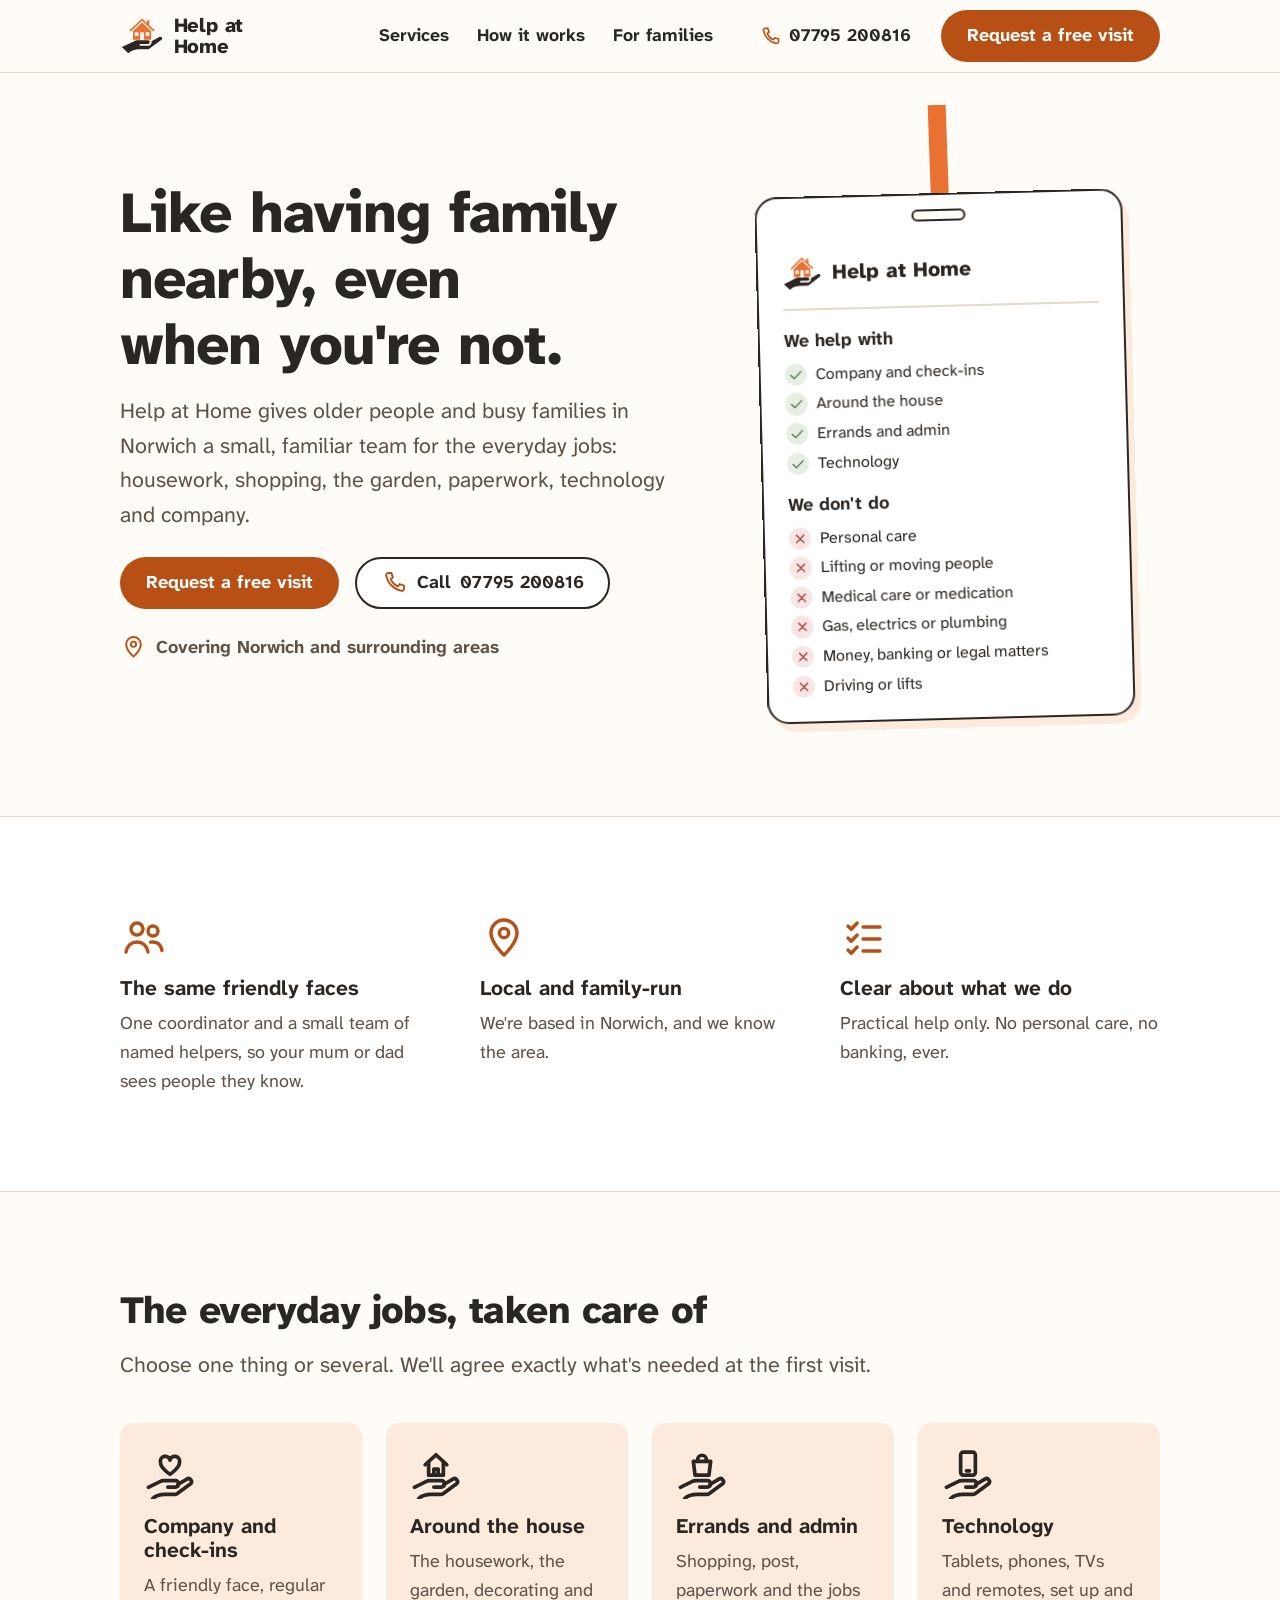
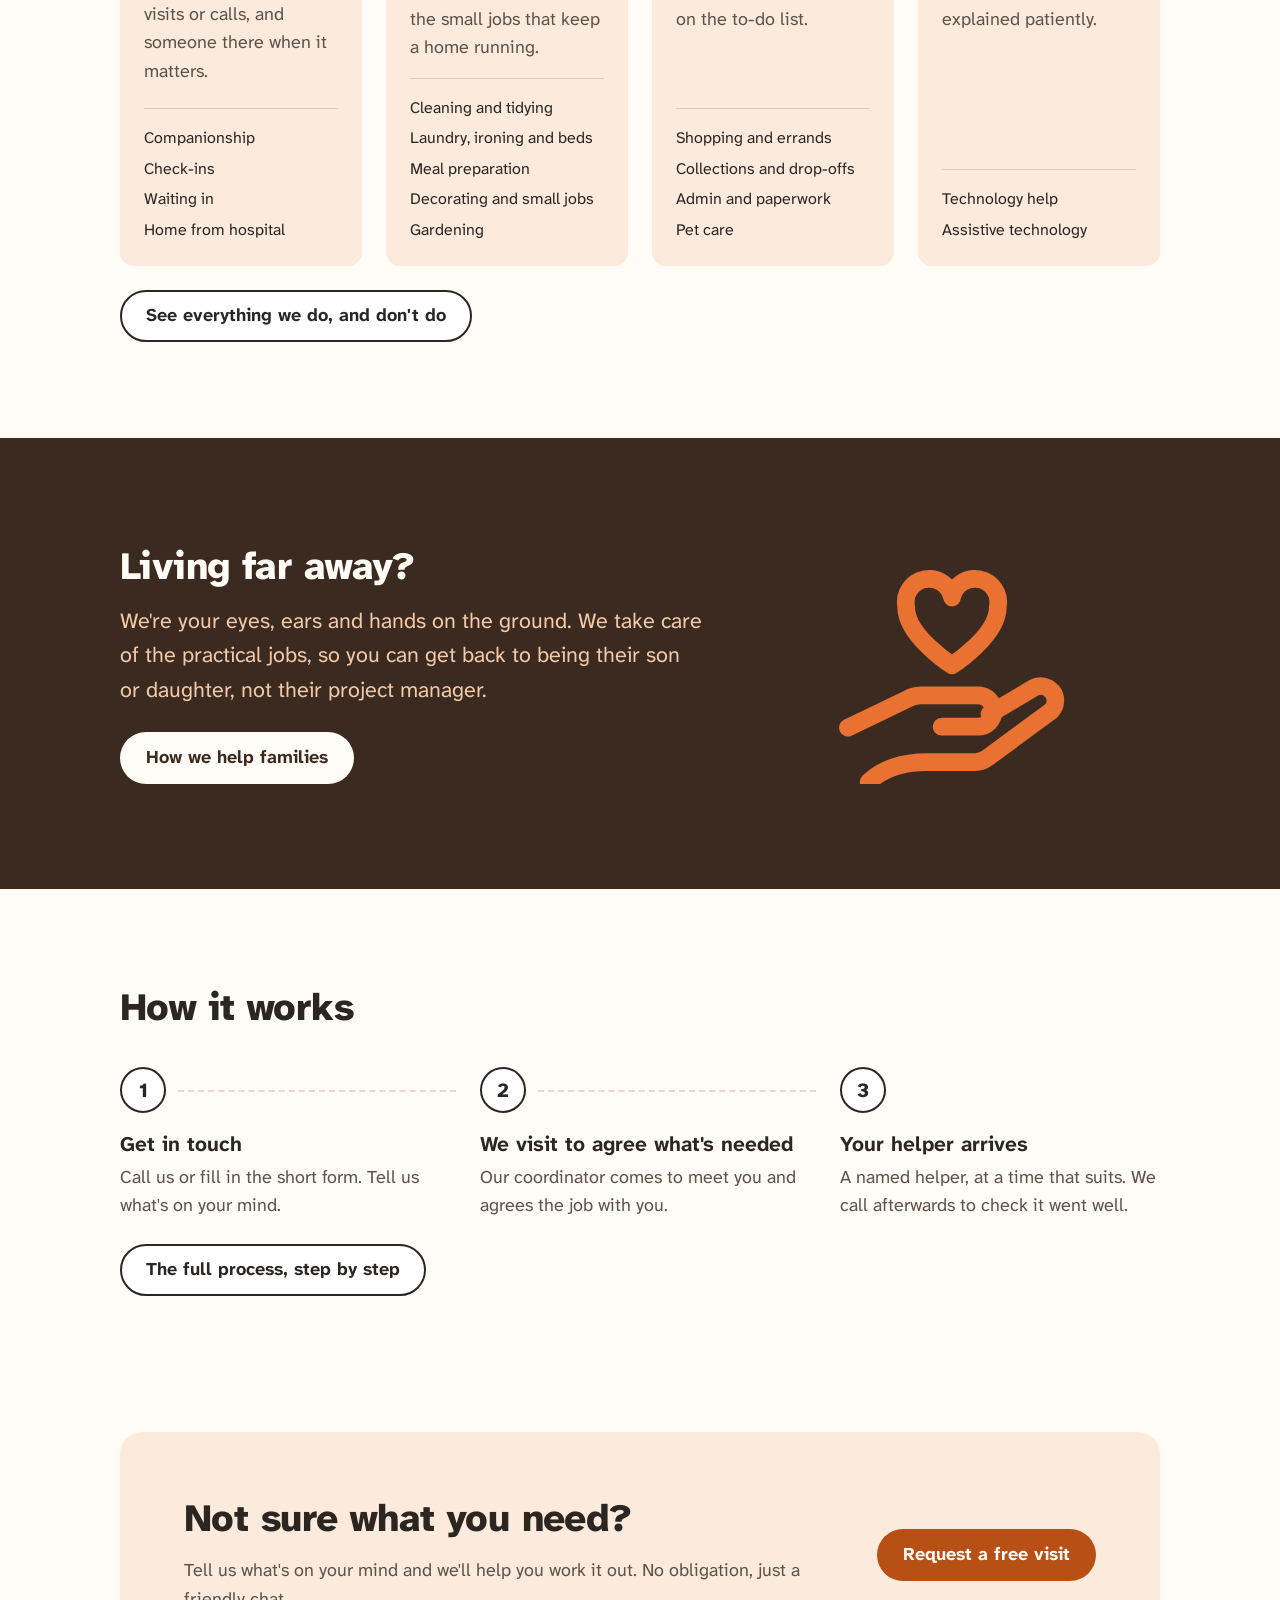
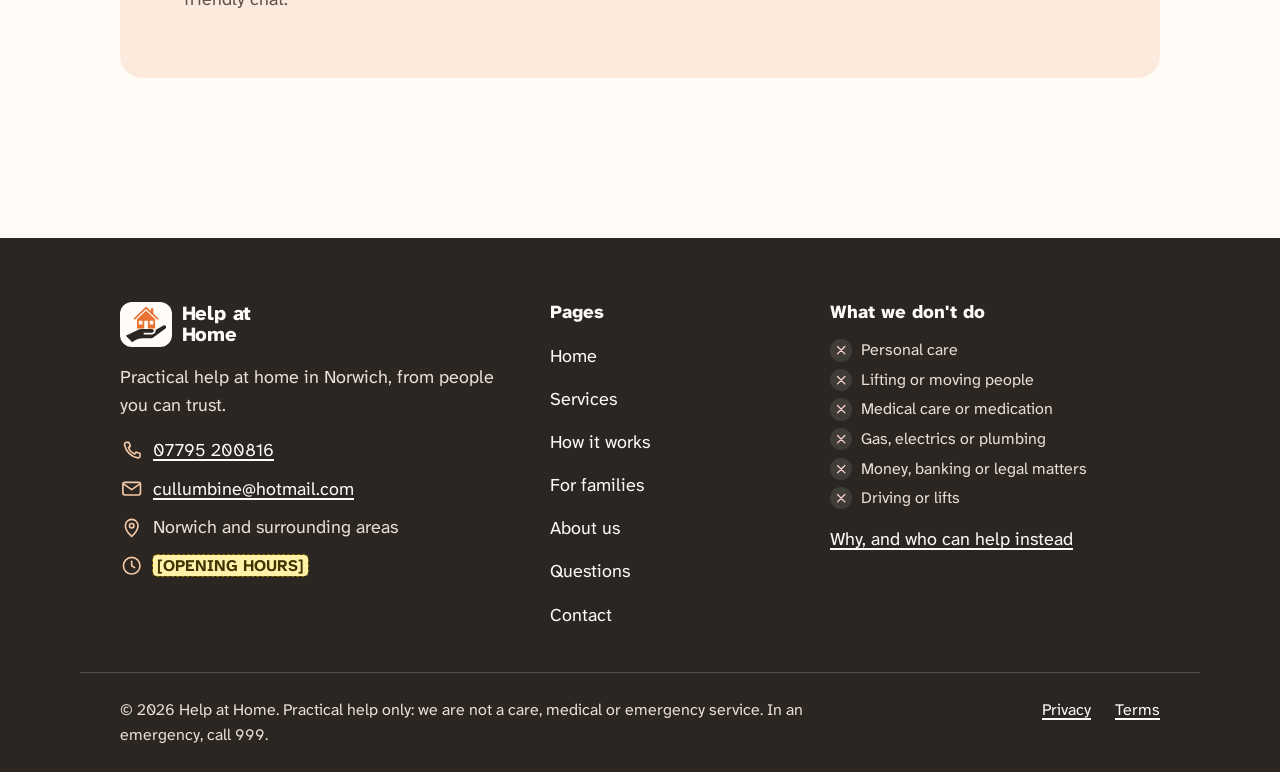
<file: site/index.html>
<!doctype html>
<html lang="en-GB" data-title="Home help in Norwich for older people and busy families">
<head>
<meta charset="utf-8">
<meta name="viewport" content="width=device-width, initial-scale=1">
<title>Home help in Norwich for older people and busy families | Help at Home</title>
<meta name="description" content="Practical help at home in Norwich: housework, shopping, gardening, paperwork, technology and company, from a small, familiar, family-run team. No personal care, no banking.">
<link rel="icon" href="assets/img/favicon.svg" type="image/svg+xml">
<link rel="preconnect" href="https://fonts.googleapis.com">
<link rel="preconnect" href="https://fonts.gstatic.com" crossorigin>
<link rel="stylesheet" href="https://fonts.googleapis.com/css2?family=Atkinson+Hyperlegible+Next:wght@400;700;800&display=swap">
<link rel="stylesheet" href="assets/css/styles.css">
<script src="assets/js/config.js" defer></script>
<script src="assets/js/site.js" defer></script>
</head>
<body data-page="home">
<a class="skip-link" href="#main">Skip to main content</a>
<header class="site-header" data-site-header>
  <noscript><nav class="wrap" aria-label="Main"><a href="index.html">Home</a> | <a href="services.html">Services</a> | <a href="how-it-works.html">How it works</a> | <a href="for-families.html">For families</a> | <a href="about.html">About us</a> | <a href="faq.html">Questions</a> | <a href="contact.html">Contact</a></nav></noscript>
</header>

<main id="main">
  <section class="hero">
    <div class="wrap hero__grid">
      <div>
        <h1>Like having family nearby, even when you're not.</h1>
        <p class="lede"><span data-site="name">Help at Home</span> gives older people and busy families in Norwich a small, familiar team for the everyday jobs: housework, shopping, the garden, paperwork, technology and company.</p>
        <div class="btn-row">
          <a class="btn btn--primary" href="contact.html">Request a free visit</a>
          <a class="btn btn--secondary" data-tel href="contact.html"><svg class="icon" aria-hidden="true"><use href="#i-phone"></use></svg>Call <span data-site="phone">[PHONE]</span></a>
        </div>
        <p class="hero__area"><svg class="icon" aria-hidden="true"><use href="#i-pin"></use></svg><span>Covering <span data-site="area">Norwich and surrounding areas</span></span></p>
      </div>
      <div class="badge-holder" data-component="badge"></div>
    </div>
  </section>

  <section class="section section--white" aria-labelledby="why-h">
    <div class="wrap">
      <h2 id="why-h" class="visually-hidden">Why families choose us</h2>
      <ul class="reassure">
        <li>
          <svg class="icon" aria-hidden="true"><use href="#i-people"></use></svg>
          <h3>The same friendly faces</h3>
          <p>One coordinator and a small team of named helpers, so your mum or dad sees people they know.</p>
        </li>
        <li>
          <svg class="icon" aria-hidden="true"><use href="#i-pin"></use></svg>
          <h3>Local and family-run</h3>
          <p>We're based in Norwich, and we know the area.</p>
        </li>
        <li>
          <svg class="icon" aria-hidden="true"><use href="#i-list-check"></use></svg>
          <h3>Clear about what we do</h3>
          <p>Practical help only. No personal care, no banking, ever.</p>
        </li>
      </ul>
    </div>
  </section>

  <section class="section" aria-labelledby="services-h">
    <div class="wrap">
      <div class="section-head">
        <h2 id="services-h">The everyday jobs, taken care of</h2>
        <p class="lede">Choose one thing or several. We'll agree exactly what's needed at the first visit.</p>
      </div>
      <div data-component="services-strip"></div>
      <div class="btn-row">
        <a class="btn btn--secondary" href="services.html">See everything we do, and don't do</a>
      </div>
    </div>
  </section>

  <section class="section band" aria-labelledby="families-h">
    <div class="wrap band__grid">
      <div>
        <h2 id="families-h">Living far away?</h2>
        <p class="lede">We're your eyes, ears and hands on the ground. We take care of the practical jobs, so you can get back to being their son or daughter, not their project manager.</p>
        <div class="btn-row">
          <a class="btn btn--primary" href="for-families.html">How we help families</a>
        </div>
      </div>
      <div class="band__mark" aria-hidden="true"><svg class="icon"><use href="#i-heart-hand"></use></svg></div>
    </div>
  </section>

  <section class="section" aria-labelledby="how-h">
    <div class="wrap">
      <div class="section-head">
        <h2 id="how-h">How it works</h2>
      </div>
      <ol class="steps steps--3">
        <li><h3>Get in touch</h3><p>Call us or fill in the short form. Tell us what's on your mind.</p></li>
        <li><h3>We visit to agree what's needed</h3><p>Our coordinator comes to meet you and agrees the job with you.</p></li>
        <li><h3>Your helper arrives</h3><p>A named helper, at a time that suits. We call afterwards to check it went well.</p></li>
      </ol>
      <div class="btn-row"><a class="btn btn--secondary" href="how-it-works.html">The full process, step by step</a></div>
    </div>
  </section>

  <section class="section section--tight" aria-labelledby="cta-h">
    <div class="wrap">
      <div class="cta-panel">
        <div>
          <h2 id="cta-h">Not sure what you need?</h2>
          <p>Tell us what's on your mind and we'll help you work it out. No obligation, just a friendly chat.</p>
        </div>
        <div class="btn-row">
          <a class="btn btn--primary" href="contact.html">Request a free visit</a>
        </div>
      </div>
    </div>
  </section>
</main>

<footer class="site-footer" data-site-footer></footer>
</body>
</html>
</file>
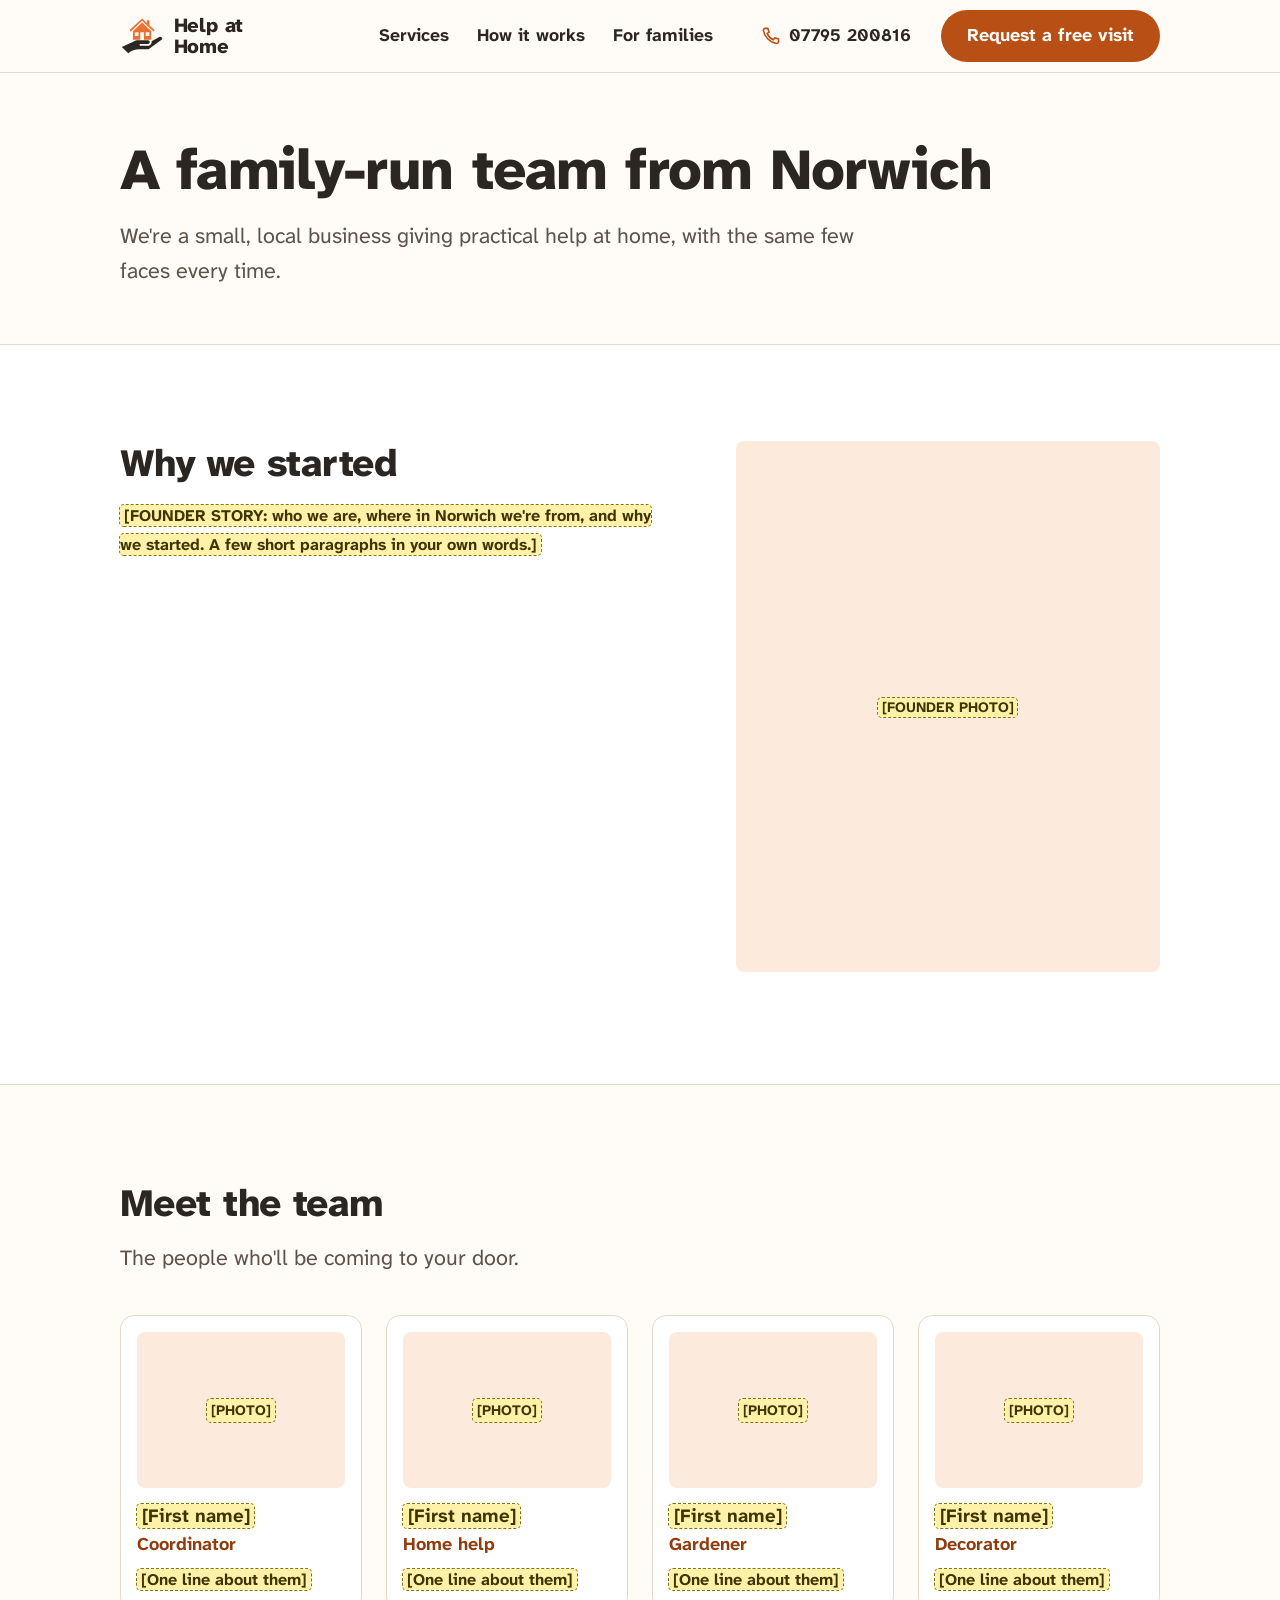
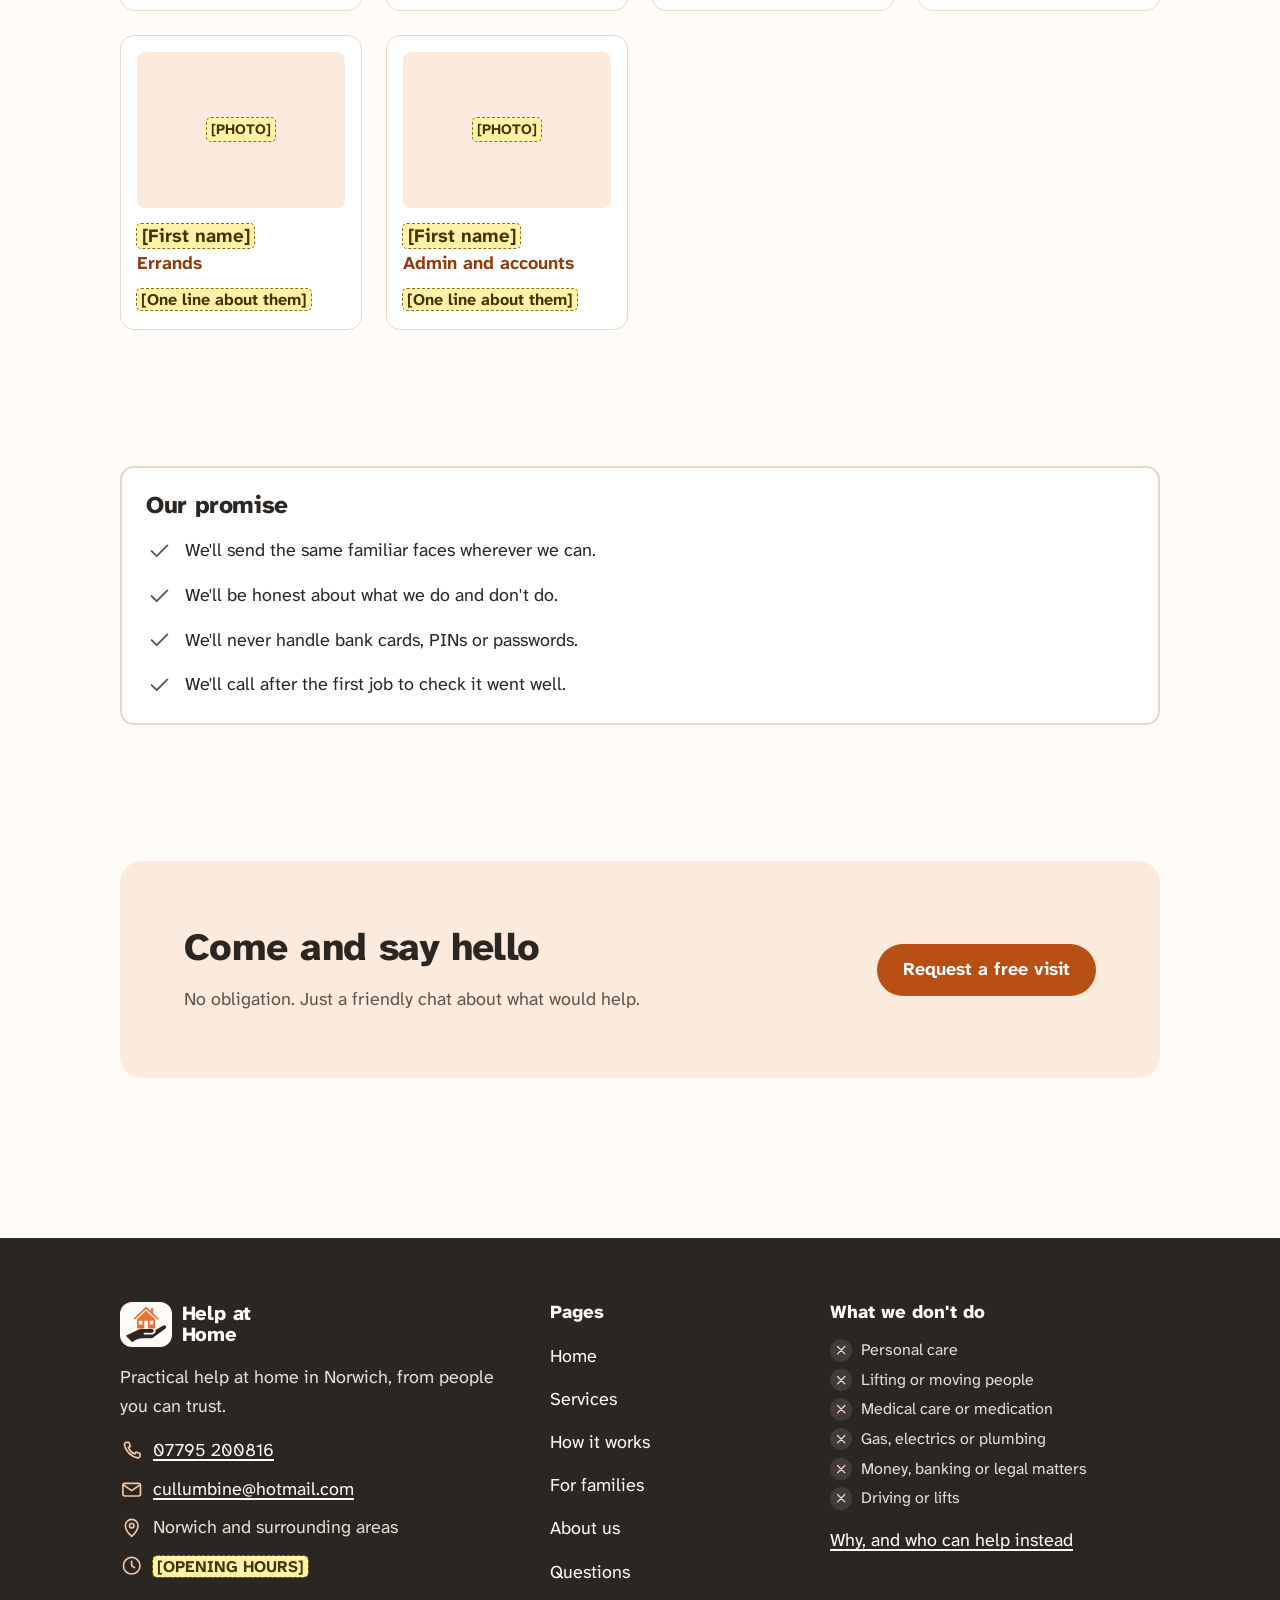
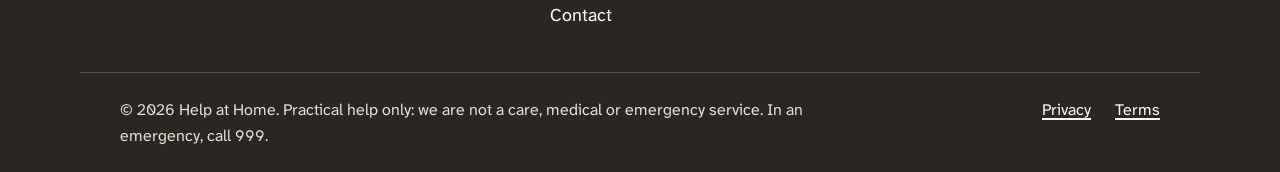
<file: site/about.html>
<!doctype html>
<html lang="en-GB" data-title="About us: a family-run home help service in Norwich">
<head>
<meta charset="utf-8">
<meta name="viewport" content="width=device-width, initial-scale=1">
<title>About us: a family-run home help service in Norwich | Help at Home</title>
<meta name="description" content="Who we are: a small, family-run team from Norwich giving practical help at home.">
<link rel="icon" href="assets/img/favicon.svg" type="image/svg+xml">
<link rel="preconnect" href="https://fonts.googleapis.com">
<link rel="preconnect" href="https://fonts.gstatic.com" crossorigin>
<link rel="stylesheet" href="https://fonts.googleapis.com/css2?family=Atkinson+Hyperlegible+Next:wght@400;700;800&display=swap">
<link rel="stylesheet" href="assets/css/styles.css">
<script src="assets/js/config.js" defer></script>
<script src="assets/js/site.js" defer></script>
</head>
<body data-page="about">
<a class="skip-link" href="#main">Skip to main content</a>
<header class="site-header" data-site-header>
  <noscript><nav class="wrap" aria-label="Main"><a href="index.html">Home</a> | <a href="services.html">Services</a> | <a href="how-it-works.html">How it works</a> | <a href="for-families.html">For families</a> | <a href="about.html">About us</a> | <a href="faq.html">Questions</a> | <a href="contact.html">Contact</a></nav></noscript>
</header>

<main id="main">
  <section class="page-head">
    <div class="wrap">
      <h1>A family-run team from Norwich</h1>
      <p class="lede">We're a small, local business giving practical help at home, with the same few faces every time.</p>
    </div>
  </section>

  <section class="section section--white" aria-labelledby="story-h">
    <div class="wrap split">
      <div class="prose">
        <h2 id="story-h">Why we started</h2>
        <p><mark class="ph">[FOUNDER STORY: who we are, where in Norwich we're from, and why we started. A few short paragraphs in your own words.]</mark></p>
      </div>
      <div class="photo-slot" style="aspect-ratio: 4 / 5">
        <!-- Replace with: <img src="assets/img/founder.jpg" alt="[Describe the photo]"> -->
        <span><mark class="ph">[FOUNDER PHOTO]</mark></span>
      </div>
    </div>
  </section>

  <section class="section" aria-labelledby="team-h">
    <div class="wrap">
      <div class="section-head">
        <h2 id="team-h">Meet the team</h2>
        <p class="lede">The people who'll be coming to your door.</p>
      </div>
      <ul class="team">
        <li><div class="photo-slot"><mark class="ph">[PHOTO]</mark></div><h3><mark class="ph">[First name]</mark></h3><p class="role">Coordinator</p><p><mark class="ph">[One line about them]</mark></p></li>
        <li><div class="photo-slot"><mark class="ph">[PHOTO]</mark></div><h3><mark class="ph">[First name]</mark></h3><p class="role">Home help</p><p><mark class="ph">[One line about them]</mark></p></li>
        <li><div class="photo-slot"><mark class="ph">[PHOTO]</mark></div><h3><mark class="ph">[First name]</mark></h3><p class="role">Gardener</p><p><mark class="ph">[One line about them]</mark></p></li>
        <li><div class="photo-slot"><mark class="ph">[PHOTO]</mark></div><h3><mark class="ph">[First name]</mark></h3><p class="role">Decorator</p><p><mark class="ph">[One line about them]</mark></p></li>
        <li><div class="photo-slot"><mark class="ph">[PHOTO]</mark></div><h3><mark class="ph">[First name]</mark></h3><p class="role">Errands</p><p><mark class="ph">[One line about them]</mark></p></li>
        <li><div class="photo-slot"><mark class="ph">[PHOTO]</mark></div><h3><mark class="ph">[First name]</mark></h3><p class="role">Admin and accounts</p><p><mark class="ph">[One line about them]</mark></p></li>
      </ul>
    </div>
  </section>

  <section class="section section--tight" aria-labelledby="promise-h">
    <div class="wrap">
      <div class="callout">
        <h2 id="promise-h">Our promise</h2>
        <ul class="ticks">
          <li><svg class="icon" aria-hidden="true"><use href="#i-check"></use></svg><span>We'll send the same familiar faces wherever we can.</span></li>
          <li><svg class="icon" aria-hidden="true"><use href="#i-check"></use></svg><span>We'll be honest about what we do and don't do.</span></li>
          <li><svg class="icon" aria-hidden="true"><use href="#i-check"></use></svg><span>We'll never handle bank cards, PINs or passwords.</span></li>
          <li><svg class="icon" aria-hidden="true"><use href="#i-check"></use></svg><span>We'll call after the first job to check it went well.</span></li>
        </ul>
      </div>
    </div>
  </section>

  <section class="section section--tight">
    <div class="wrap">
      <div class="cta-panel">
        <div><h2>Come and say hello</h2><p>No obligation. Just a friendly chat about what would help.</p></div>
        <div class="btn-row"><a class="btn btn--primary" href="contact.html">Request a free visit</a></div>
      </div>
    </div>
  </section>
</main>

<footer class="site-footer" data-site-footer></footer>
</body>
</html>
</file>
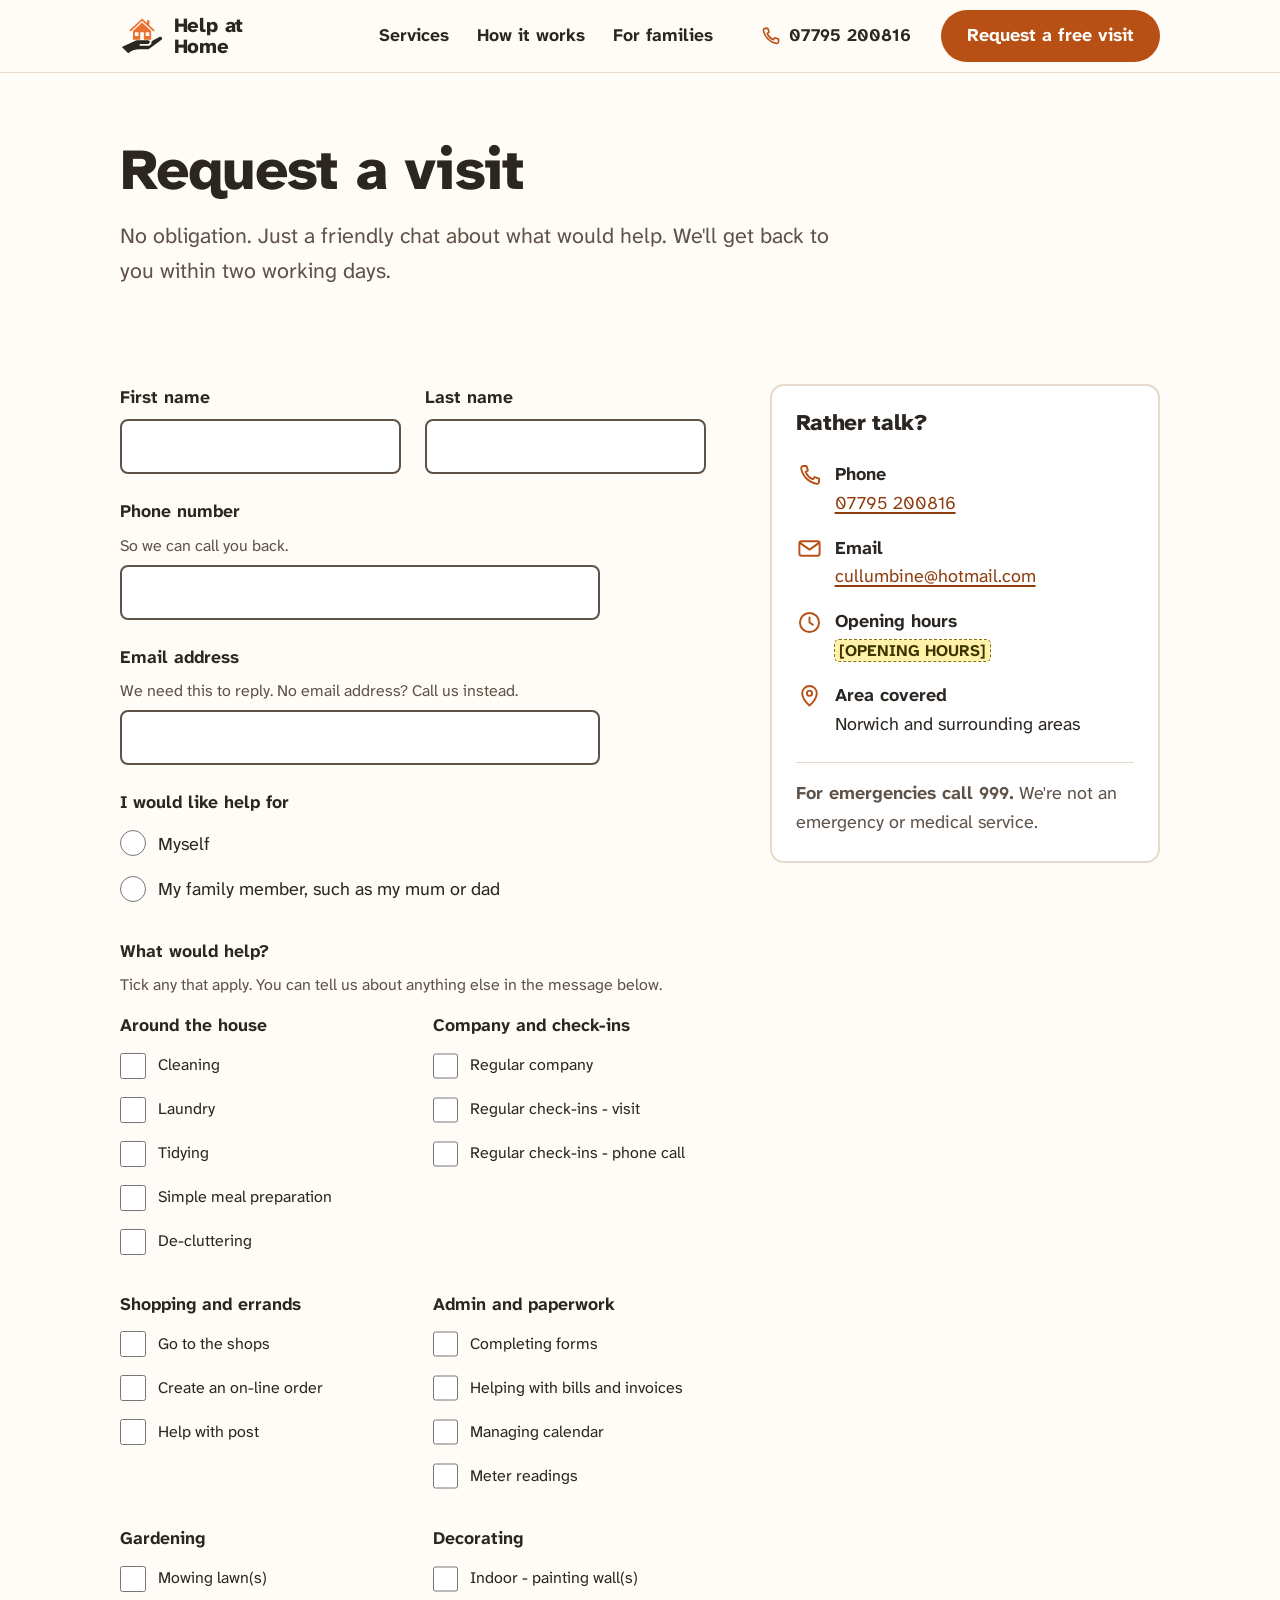
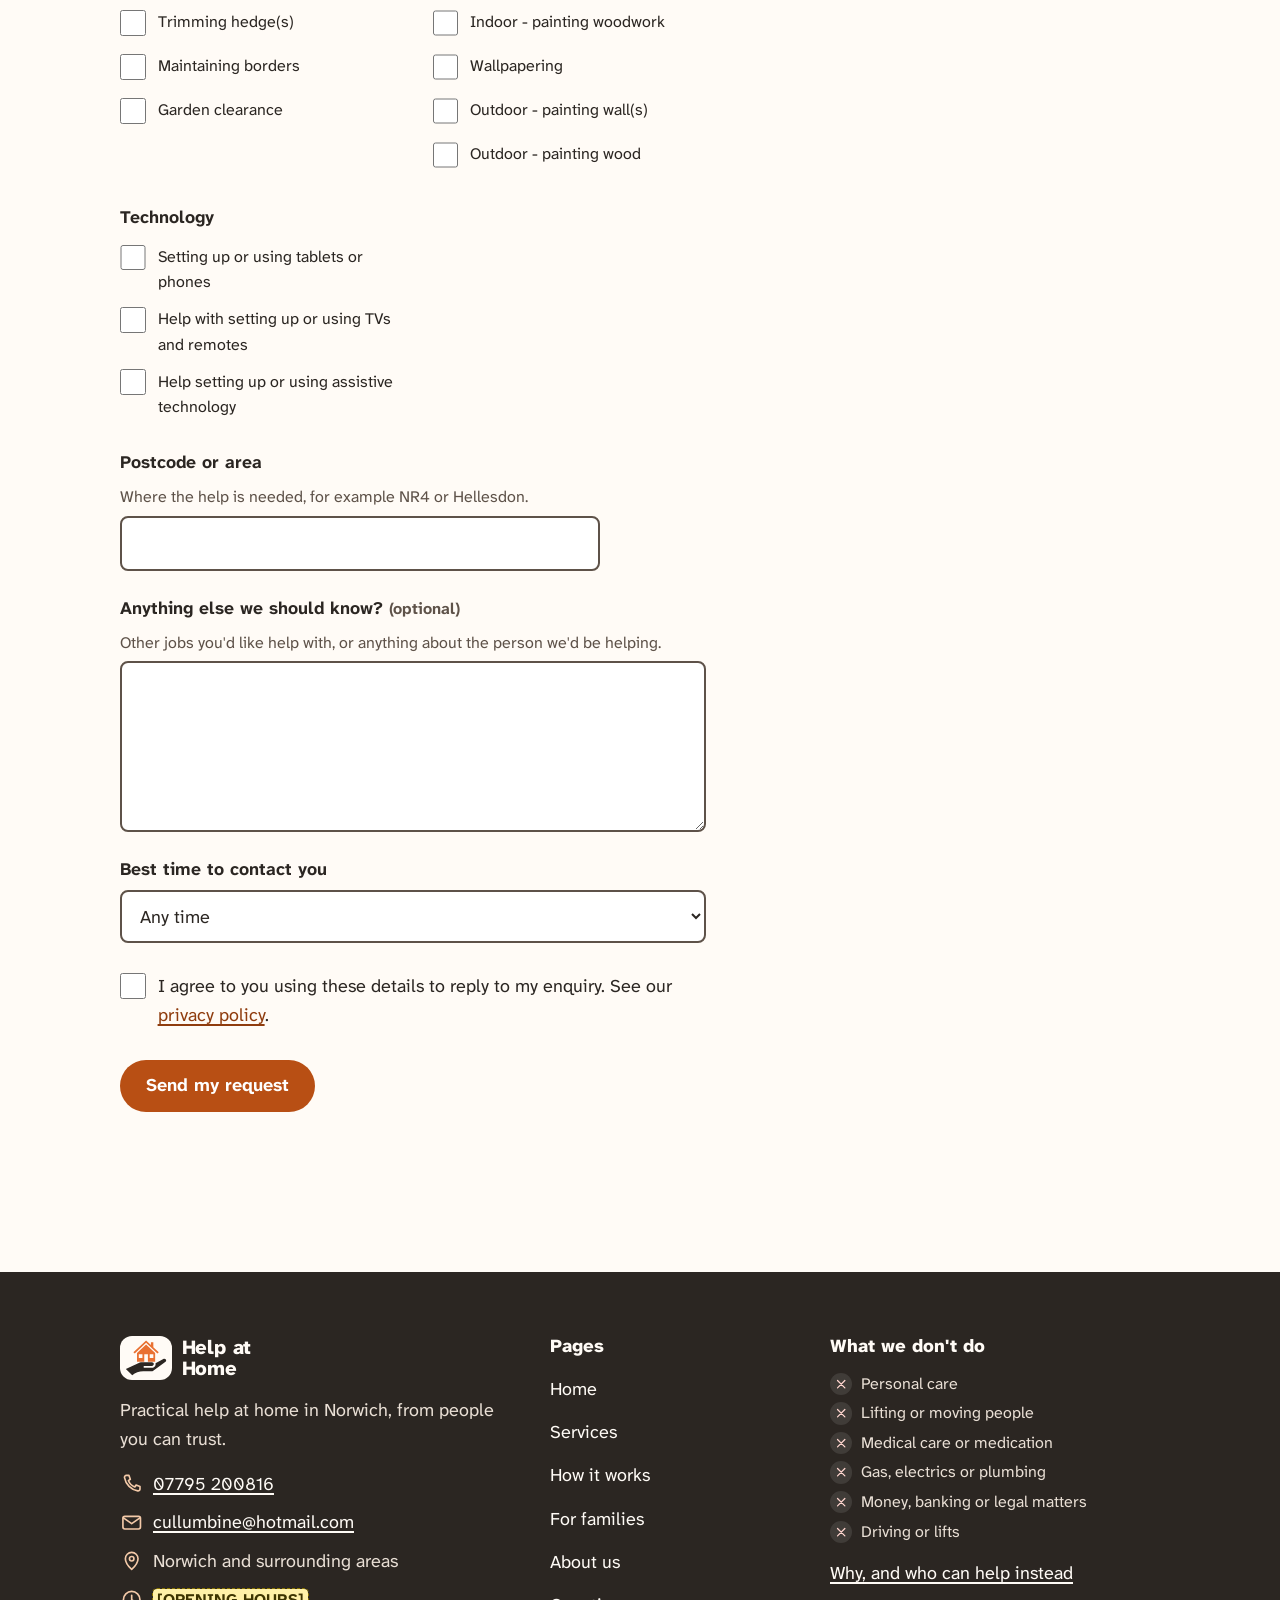
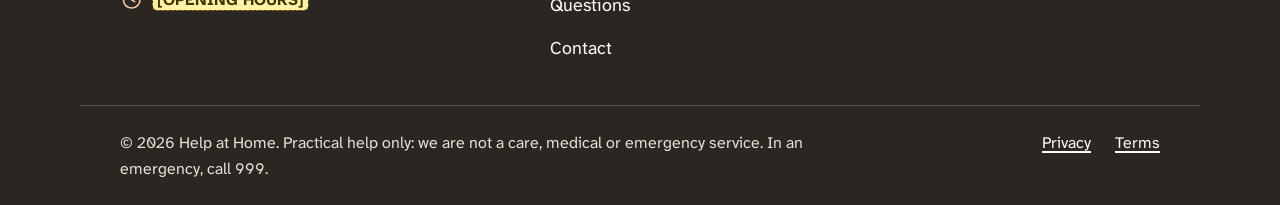
<file: site/contact.html>
<!doctype html>
<html lang="en-GB" data-title="Request a visit: contact us about home help in Norwich">
<head>
<meta charset="utf-8">
<meta name="viewport" content="width=device-width, initial-scale=1">
<title>Request a visit: contact us about home help in Norwich | Help at Home</title>
<meta name="description" content="Call us or send a short message to arrange a free, no-obligation chat about practical help at home in Norwich.">
<link rel="icon" href="assets/img/favicon.svg" type="image/svg+xml">
<link rel="preconnect" href="https://fonts.googleapis.com">
<link rel="preconnect" href="https://fonts.gstatic.com" crossorigin>
<link rel="stylesheet" href="https://fonts.googleapis.com/css2?family=Atkinson+Hyperlegible+Next:wght@400;700;800&display=swap">
<link rel="stylesheet" href="assets/css/styles.css">
<script src="assets/js/config.js" defer></script>
<script src="assets/js/site.js" defer></script>
</head>
<body data-page="contact">
<a class="skip-link" href="#main">Skip to main content</a>
<header class="site-header" data-site-header>
  <noscript><nav class="wrap" aria-label="Main"><a href="index.html">Home</a> | <a href="services.html">Services</a> | <a href="how-it-works.html">How it works</a> | <a href="for-families.html">For families</a> | <a href="about.html">About us</a> | <a href="faq.html">Questions</a> | <a href="contact.html">Contact</a></nav></noscript>
</header>

<main id="main">
  <section class="page-head">
    <div class="wrap">
      <h1>Request a visit</h1>
      <p class="lede">No obligation. Just a friendly chat about what would help. We'll get back to you <span data-site="replyTime">[REPLY TIME]</span>.</p>
    </div>
  </section>

  <section class="section section--tight">
    <div class="wrap contact-grid">
      <div>
        <div class="form-status" tabindex="-1" role="status" hidden></div>

        <form class="form" data-enquiry name="enquiry" method="post" novalidate>
          <input type="hidden" name="form-name" value="enquiry">

          <div class="error-summary" tabindex="-1" role="alert" hidden>
            <h2>Please check the form</h2>
            <ul></ul>
          </div>

          <div class="name-row">
            <div class="field" data-field="firstname">
              <label for="f-firstname">First name</label>
              <p class="field__error" id="f-firstname-err"></p>
              <input type="text" id="f-firstname" name="firstname" autocomplete="given-name" aria-describedby="f-firstname-err">
            </div>
            <div class="field" data-field="lastname">
              <label for="f-lastname">Last name</label>
              <p class="field__error" id="f-lastname-err"></p>
              <input type="text" id="f-lastname" name="lastname" autocomplete="family-name" aria-describedby="f-lastname-err">
            </div>
          </div>

          <div class="field" data-field="phone">
            <label for="f-phone">Phone number</label>
            <p class="hint" id="f-phone-hint">A phone number or an email address, so we can reply.</p>
            <p class="field__error" id="f-phone-err"></p>
            <input type="tel" id="f-phone" name="phone" autocomplete="tel" aria-describedby="f-phone-hint f-phone-err">
          </div>

          <div class="field" data-field="email">
            <label for="f-email">Email address</label>
            <p class="hint" id="f-email-hint"></p>
            <p class="field__error" id="f-email-err"></p>
            <input type="email" id="f-email" name="email" autocomplete="email" spellcheck="false" aria-describedby="f-email-hint f-email-err">
          </div>

          <fieldset class="field" data-field="for">
            <legend>I would like help for</legend>
            <p class="field__error" id="f-for-err"></p>
            <div class="choices">
              <label class="check"><input type="radio" id="f-for" name="for" value="Myself"><span>Myself</span></label>
              <label class="check"><input type="radio" name="for" value="My family member"><span>My family member, such as my mum or dad</span></label>
            </div>
          </fieldset>

          <fieldset class="field" data-field="tasks">
            <legend>What would help?</legend>
            <p class="hint">Tick any that apply. You can tell us about anything else in the message below.</p>
            <div class="task-groups" data-task-choices></div>
          </fieldset>

          <div class="field" data-field="area">
            <label for="f-area">Postcode or area</label>
            <p class="hint" id="f-area-hint">Where the help is needed, for example NR4 or Hellesdon.</p>
            <p class="field__error" id="f-area-err"></p>
            <input type="text" id="f-area" name="area" autocomplete="postal-code" aria-describedby="f-area-hint f-area-err">
          </div>

          <div class="field" data-field="message">
            <label for="f-message">Anything else we should know? <span class="hint">(optional)</span></label>
            <p class="hint">Other jobs you'd like help with, or anything about the person we'd be helping.</p>
            <textarea id="f-message" name="message" rows="5"></textarea>
          </div>

          <div class="field" data-field="time">
            <label for="f-time">Best time to contact you</label>
            <select id="f-time" name="time">
              <option>Any time</option>
              <option>Morning</option>
              <option>Afternoon</option>
              <option>Evening</option>
            </select>
          </div>

          <div class="field" data-field="consent">
            <p class="field__error" id="f-consent-err"></p>
            <label class="check"><input type="checkbox" id="f-consent" name="consent" value="yes" aria-describedby="f-consent-err"><span>I agree to you using these details to reply to my enquiry. See our <a href="privacy.html">privacy policy</a>.</span></label>
          </div>

          <p class="honeypot" aria-hidden="true"><label>Leave this empty <input type="text" name="website" tabindex="-1" autocomplete="off"></label></p>

          <div><button class="btn btn--primary" type="submit">Send my request</button></div>
        </form>
      </div>

      <aside class="contact-card" aria-labelledby="other-h">
        <h2 id="other-h">Rather talk?</h2>
        <ul class="contact-lines">
          <li><svg class="icon" aria-hidden="true"><use href="#i-phone"></use></svg><div><strong>Phone</strong><a data-tel href="contact.html"><span data-site="phone">[PHONE]</span></a></div></li>
          <li><svg class="icon" aria-hidden="true"><use href="#i-mail"></use></svg><div><strong>Email</strong><a data-mail href="contact.html"><span data-site="email">[EMAIL]</span></a></div></li>
          <li><svg class="icon" aria-hidden="true"><use href="#i-clock"></use></svg><div><strong>Opening hours</strong><span data-site="hours">[OPENING HOURS]</span></div></li>
          <li><svg class="icon" aria-hidden="true"><use href="#i-pin"></use></svg><div><strong>Area covered</strong><span data-site="area">Norwich and surrounding areas</span></div></li>
        </ul>
        <div class="emergency">
          <p><strong>For emergencies call 999.</strong> We're not an emergency or medical service.</p>
        </div>
      </aside>
    </div>
  </section>
</main>

<footer class="site-footer" data-site-footer></footer>
</body>
</html>
</file>
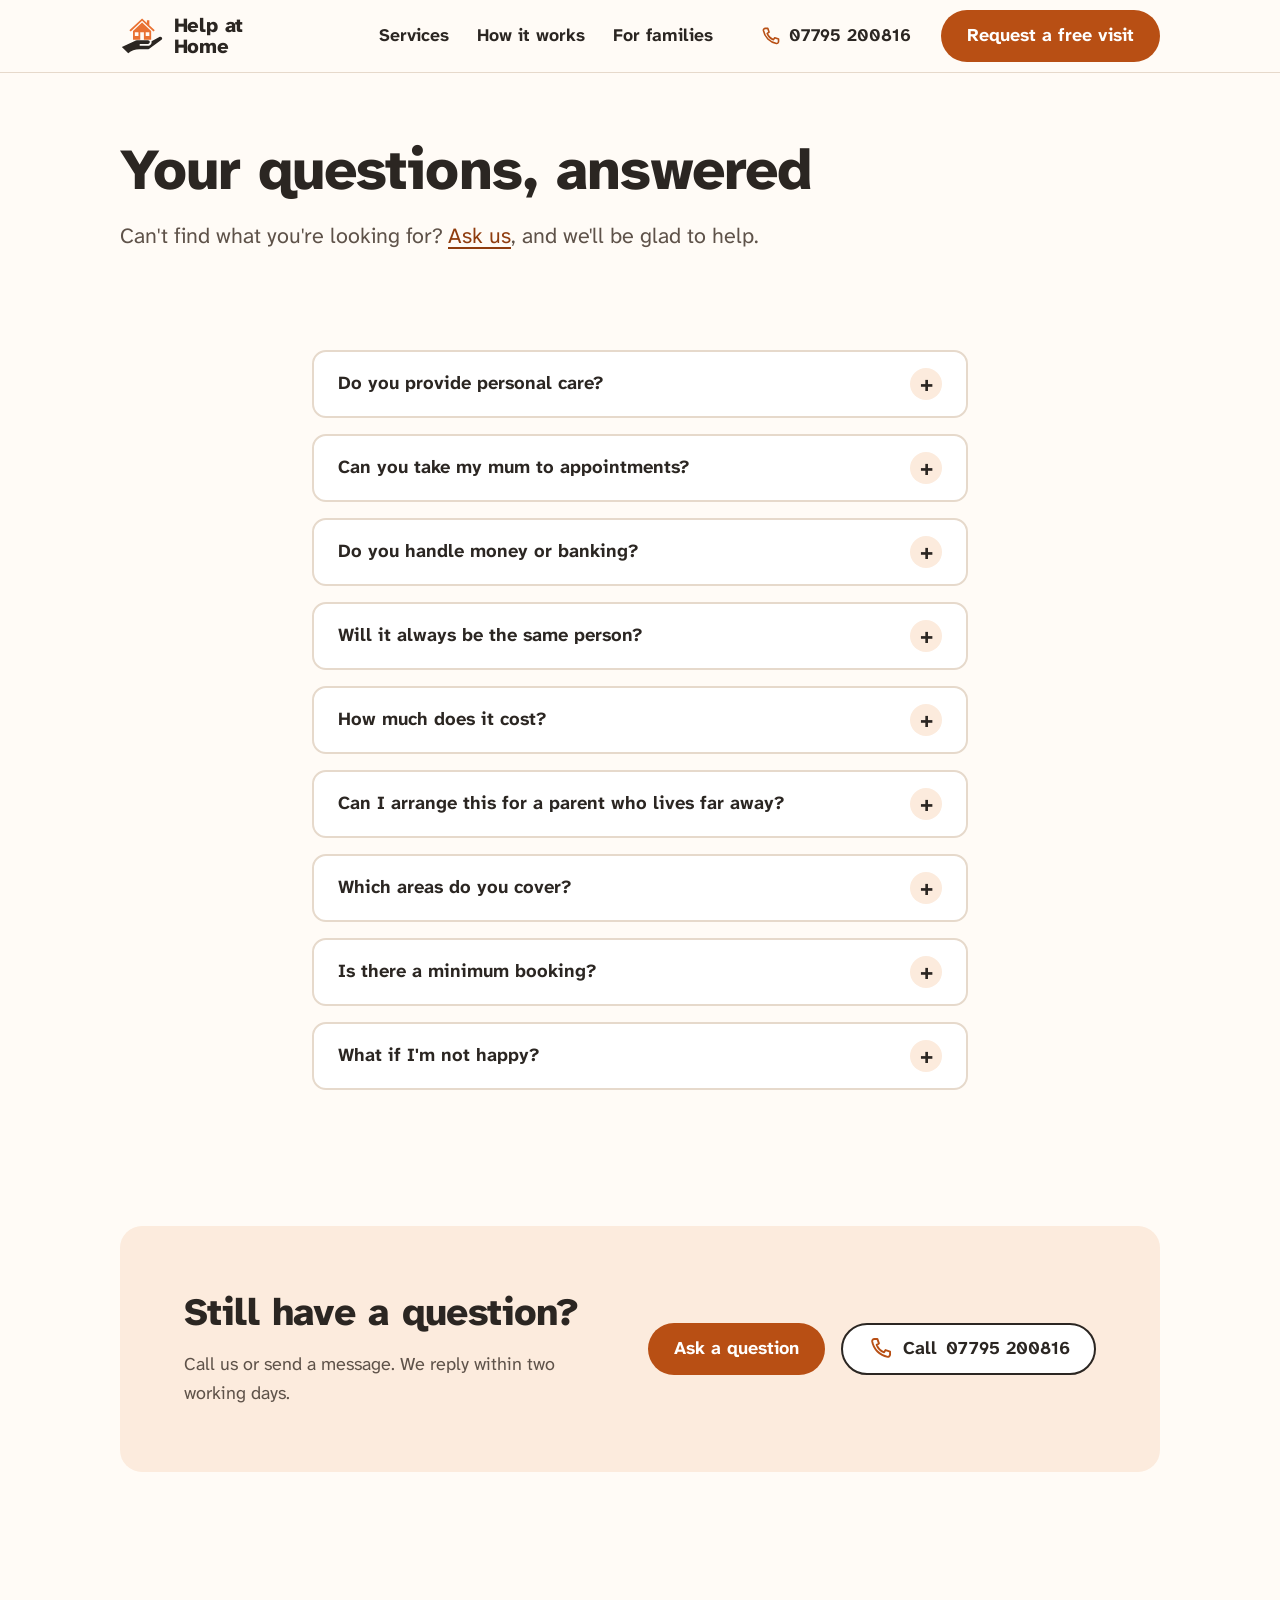
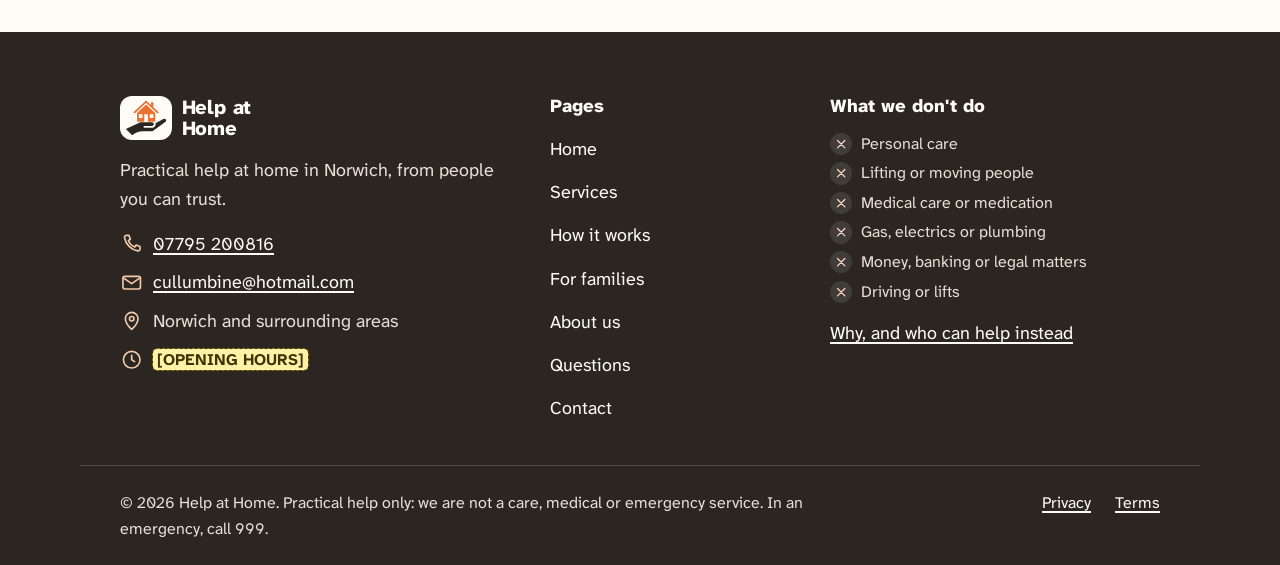
<file: site/faq.html>
<!doctype html>
<html lang="en-GB" data-title="Questions about home help in Norwich">
<head>
<meta charset="utf-8">
<meta name="viewport" content="width=device-width, initial-scale=1">
<title>Questions about home help in Norwich | Help at Home</title>
<meta name="description" content="Answers to common questions: personal care, money, appointments, costs, areas covered, and arranging help for a parent who lives far away.">
<link rel="icon" href="assets/img/favicon.svg" type="image/svg+xml">
<link rel="preconnect" href="https://fonts.googleapis.com">
<link rel="preconnect" href="https://fonts.gstatic.com" crossorigin>
<link rel="stylesheet" href="https://fonts.googleapis.com/css2?family=Atkinson+Hyperlegible+Next:wght@400;700;800&display=swap">
<link rel="stylesheet" href="assets/css/styles.css">
<script src="assets/js/config.js" defer></script>
<script src="assets/js/site.js" defer></script>
</head>
<body data-page="faq">
<a class="skip-link" href="#main">Skip to main content</a>
<header class="site-header" data-site-header>
  <noscript><nav class="wrap" aria-label="Main"><a href="index.html">Home</a> | <a href="services.html">Services</a> | <a href="how-it-works.html">How it works</a> | <a href="for-families.html">For families</a> | <a href="about.html">About us</a> | <a href="faq.html">Questions</a> | <a href="contact.html">Contact</a></nav></noscript>
</header>

<main id="main">
  <section class="page-head">
    <div class="wrap">
      <h1>Your questions, answered</h1>
      <p class="lede">Can't find what you're looking for? <a href="contact.html">Ask us</a>, and we'll be glad to help.</p>
    </div>
  </section>

  <section class="section section--tight">
    <div class="wrap faq">
      <details>
        <summary>Do you provide personal care?</summary>
        <div class="answer"><p>No. Washing, bathing, dressing and toileting need a registered care provider. We can point you to one.</p></div>
      </details>
      <details>
        <summary>Can you take my mum to appointments?</summary>
        <div class="answer"><p>Not at the moment. We don't offer driving or lifts. <mark class="ph">[confirm]</mark></p></div>
      </details>
      <details>
        <summary>Do you handle money or banking?</summary>
        <div class="answer"><p>Never. We don't handle bank cards, PINs or passwords. We can help sort post and fill in forms, but never banking.</p></div>
      </details>
      <details>
        <summary>Will it always be the same person?</summary>
        <div class="answer"><p>We aim to send the same helper each time, so your mum or dad sees a face they know.</p></div>
      </details>
      <details>
        <summary>How much does it cost?</summary>
        <div class="answer"><p>Prices depend on the job. We'll agree a clear quote with you at the first visit, with no obligation.</p></div>
      </details>
      <details>
        <summary>Can I arrange this for a parent who lives far away?</summary>
        <div class="answer"><p>Yes, that's what we're here for. <a href="for-families.html">How we help families</a>.</p></div>
      </details>
      <details>
        <summary>Which areas do you cover?</summary>
        <div class="answer"><p><span data-site="area">Norwich and surrounding areas</span>. <mark class="ph">[List the areas covered]</mark></p></div>
      </details>
      <details>
        <summary>Is there a minimum booking?</summary>
        <div class="answer"><p><mark class="ph">[MINIMUM BOOKING]</mark></p></div>
      </details>
      <details>
        <summary>What if I'm not happy?</summary>
        <div class="answer"><p><mark class="ph">[COMPLAINTS ROUTE]</mark></p></div>
      </details>
    </div>
  </section>

  <section class="section section--tight">
    <div class="wrap">
      <div class="cta-panel">
        <div><h2>Still have a question?</h2><p>Call us or send a message. We reply <span data-site="replyTime">[REPLY TIME]</span>.</p></div>
        <div class="btn-row">
          <a class="btn btn--primary" href="contact.html">Ask a question</a>
          <a class="btn btn--secondary" data-tel href="contact.html"><svg class="icon" aria-hidden="true"><use href="#i-phone"></use></svg>Call <span data-site="phone">[PHONE]</span></a>
        </div>
      </div>
    </div>
  </section>
</main>

<footer class="site-footer" data-site-footer></footer>
</body>
</html>
</file>
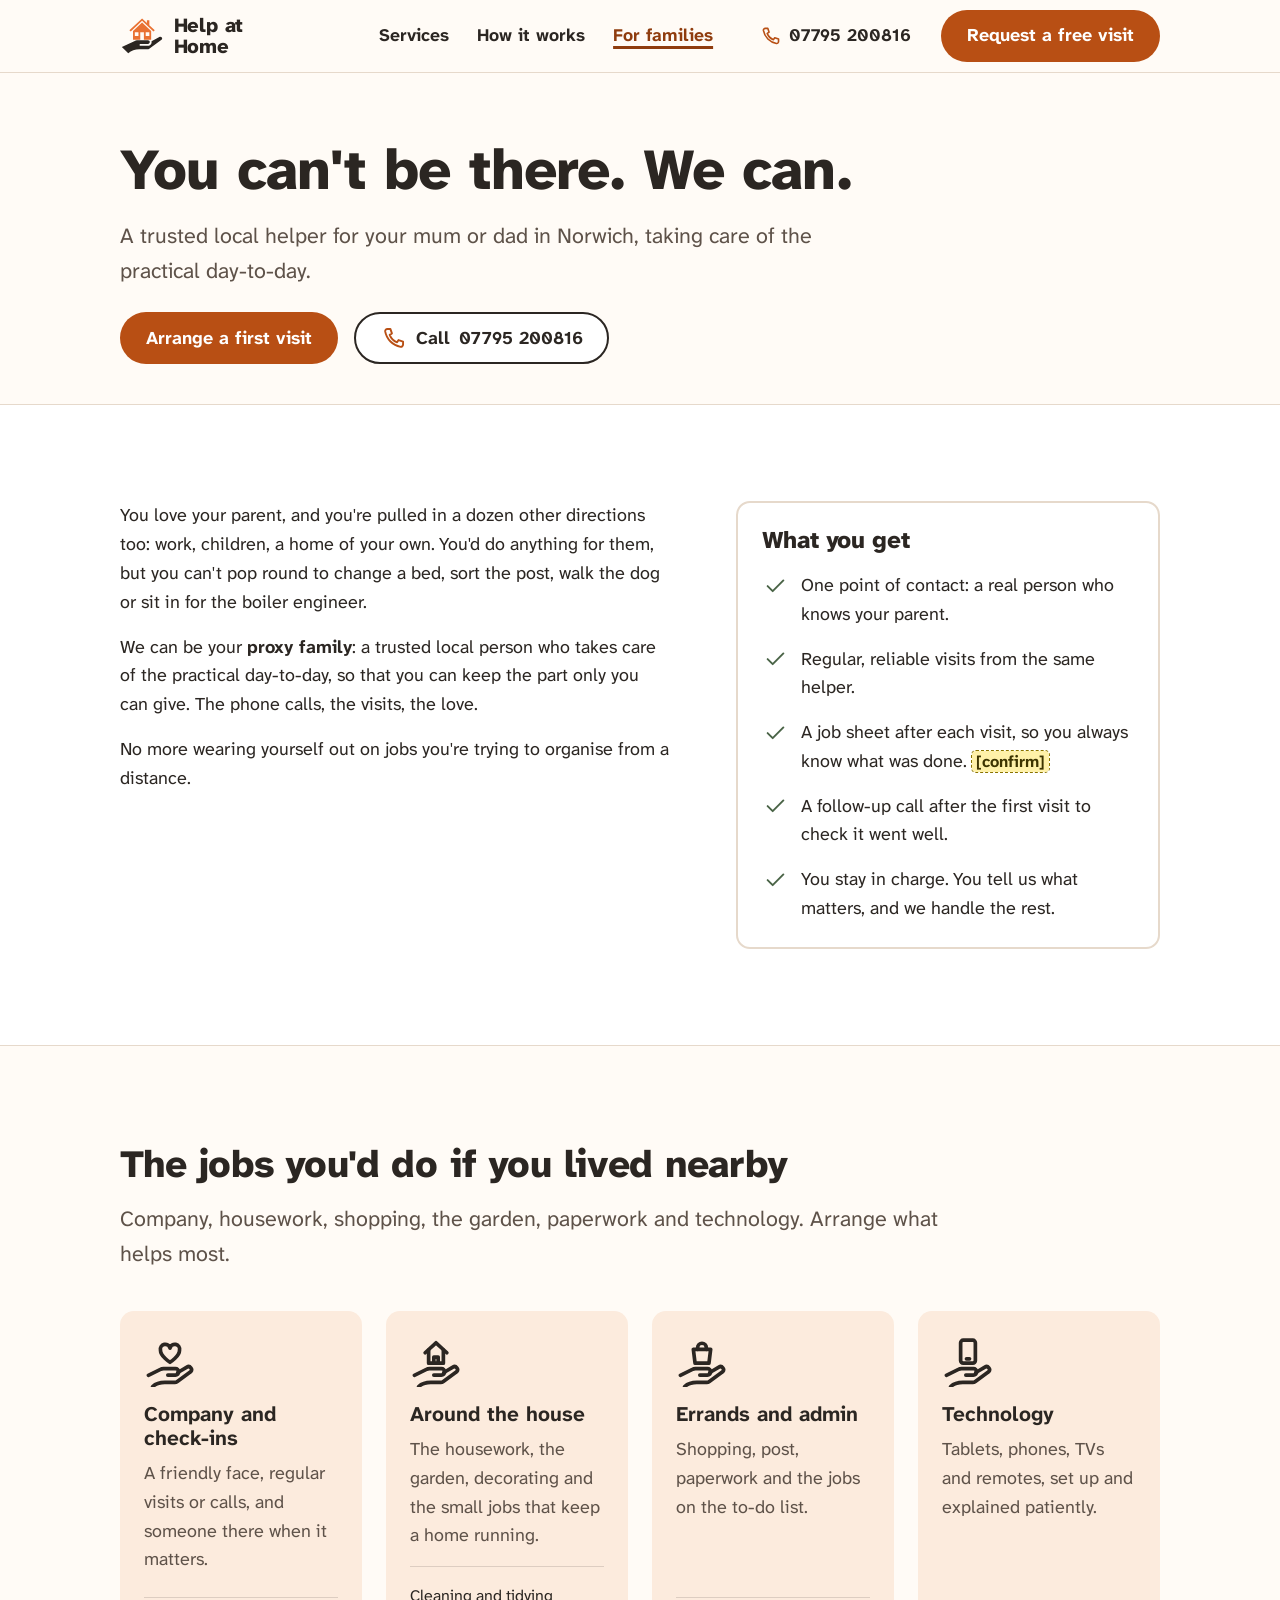
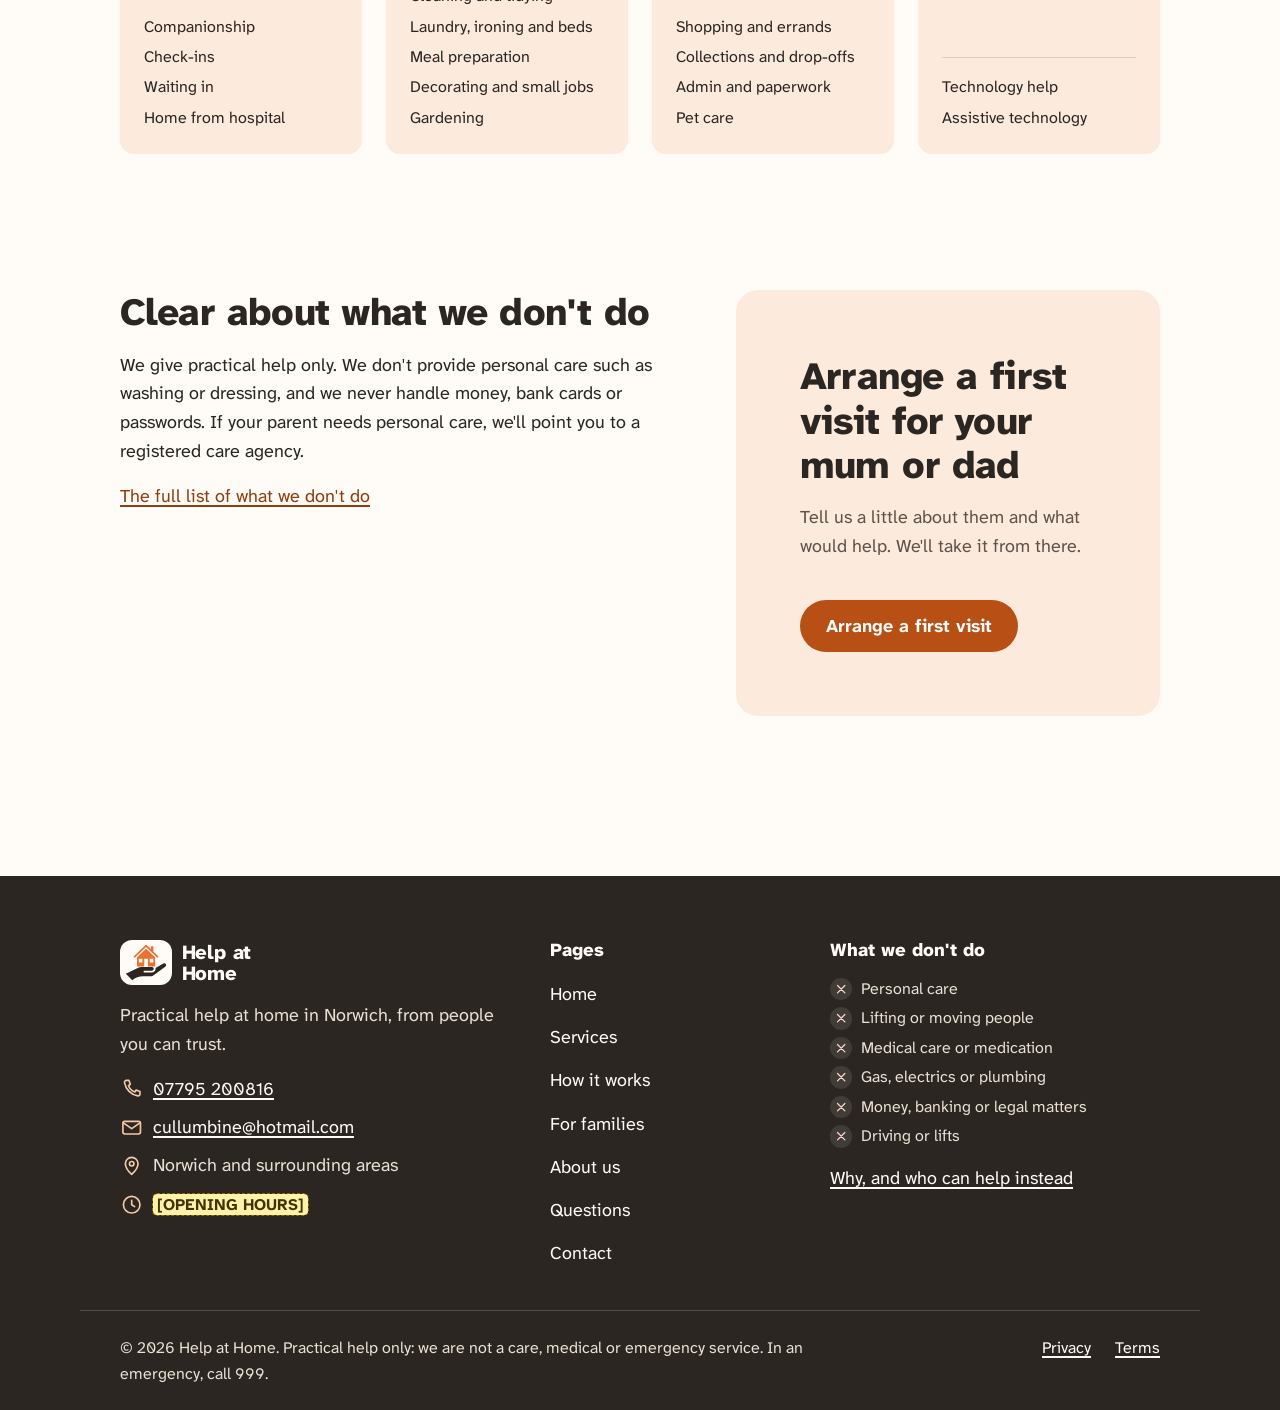
<file: site/for-families.html>
<!doctype html>
<html lang="en-GB" data-title="Help for an elderly parent in Norwich, when you live far away">
<head>
<meta charset="utf-8">
<meta name="viewport" content="width=device-width, initial-scale=1">
<title>Help for an elderly parent in Norwich, when you live far away | Help at Home</title>
<meta name="description" content="Can&#x27;t be there for your mum or dad in Norwich? A trusted local helper takes care of the practical jobs, so you can keep the part only you can give.">
<link rel="icon" href="assets/img/favicon.svg" type="image/svg+xml">
<link rel="preconnect" href="https://fonts.googleapis.com">
<link rel="preconnect" href="https://fonts.gstatic.com" crossorigin>
<link rel="stylesheet" href="https://fonts.googleapis.com/css2?family=Atkinson+Hyperlegible+Next:wght@400;700;800&display=swap">
<link rel="stylesheet" href="assets/css/styles.css">
<script src="assets/js/config.js" defer></script>
<script src="assets/js/site.js" defer></script>
</head>
<body data-page="families">
<a class="skip-link" href="#main">Skip to main content</a>
<header class="site-header" data-site-header>
  <noscript><nav class="wrap" aria-label="Main"><a href="index.html">Home</a> | <a href="services.html">Services</a> | <a href="how-it-works.html">How it works</a> | <a href="for-families.html">For families</a> | <a href="about.html">About us</a> | <a href="faq.html">Questions</a> | <a href="contact.html">Contact</a></nav></noscript>
</header>

<main id="main">
  <section class="page-head">
    <div class="wrap">
      <h1>You can't be there. We can.</h1>
      <p class="lede">A trusted local helper for your mum or dad in Norwich, taking care of the practical day-to-day.</p>
      <div class="btn-row">
        <a class="btn btn--primary" href="contact.html">Arrange a first visit</a>
        <a class="btn btn--secondary" data-tel href="contact.html"><svg class="icon" aria-hidden="true"><use href="#i-phone"></use></svg>Call <span data-site="phone">[PHONE]</span></a>
      </div>
    </div>
  </section>

  <section class="section section--white">
    <div class="wrap split">
      <div class="prose">
        <p>You love your parent, and you're pulled in a dozen other directions too: work, children, a home of your own. You'd do anything for them, but you can't pop round to change a bed, sort the post, walk the dog or sit in for the boiler engineer.</p>
        <p>We can be your <strong>proxy family</strong>: a trusted local person who takes care of the practical day-to-day, so that you can keep the part only you can give. The phone calls, the visits, the love.</p>
        <p>No more wearing yourself out on jobs you're trying to organise from a distance.</p>
      </div>
      <div class="callout">
        <h2>What you get</h2>
        <ul class="ticks">
          <li><svg class="icon" aria-hidden="true"><use href="#i-check"></use></svg><span>One point of contact: a real person who knows your parent.</span></li>
          <li><svg class="icon" aria-hidden="true"><use href="#i-check"></use></svg><span>Regular, reliable visits from the same helper.</span></li>
          <li><svg class="icon" aria-hidden="true"><use href="#i-check"></use></svg><span>A job sheet after each visit, so you always know what was done. <mark class="ph">[confirm]</mark></span></li>
          <li><svg class="icon" aria-hidden="true"><use href="#i-check"></use></svg><span>A follow-up call after the first visit to check it went well.</span></li>
          <li><svg class="icon" aria-hidden="true"><use href="#i-check"></use></svg><span>You stay in charge. You tell us what matters, and we handle the rest.</span></li>
        </ul>
      </div>
    </div>
  </section>

  <section class="section" aria-labelledby="jobs-h">
    <div class="wrap">
      <div class="section-head">
        <h2 id="jobs-h">The jobs you'd do if you lived nearby</h2>
        <p class="lede">Company, housework, shopping, the garden, paperwork and technology. Arrange what helps most.</p>
      </div>
      <div data-component="services-strip"></div>
    </div>
  </section>

  <section class="section section--tight" aria-labelledby="safe-h">
    <div class="wrap split">
      <div>
        <h2 id="safe-h">Clear about what we don't do</h2>
        <p>We give practical help only. We don't provide personal care such as washing or dressing, and we never handle money, bank cards or passwords. If your parent needs personal care, we'll point you to a registered care agency.</p>
        <p><a href="services.html#dont-do">The full list of what we don't do</a></p>
      </div>
      <div class="cta-panel cta-panel--stack">
        <div>
          <h2 id="cta-h">Arrange a first visit for your mum or dad</h2>
          <p>Tell us a little about them and what would help. We'll take it from there.</p>
        </div>
        <div class="btn-row"><a class="btn btn--primary" href="contact.html">Arrange a first visit</a></div>
      </div>
    </div>
  </section>
</main>

<footer class="site-footer" data-site-footer></footer>
</body>
</html>
</file>
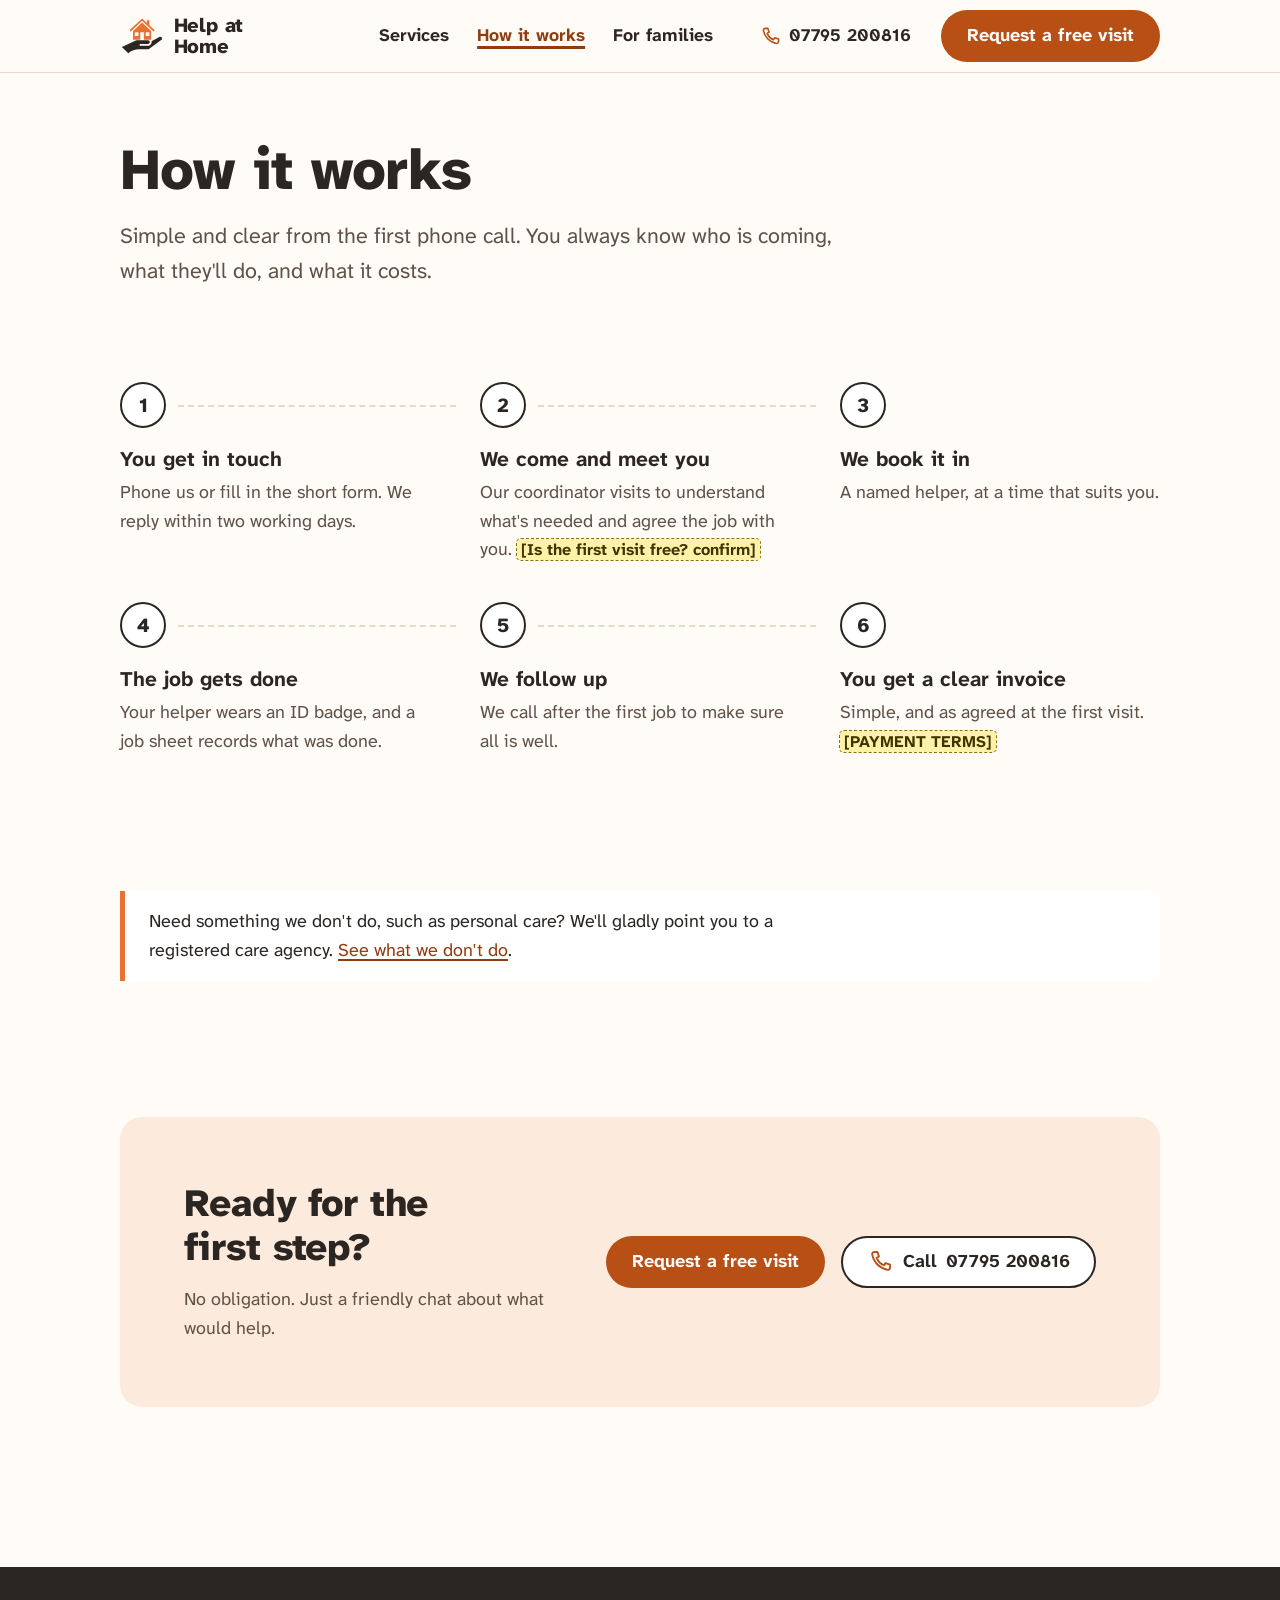
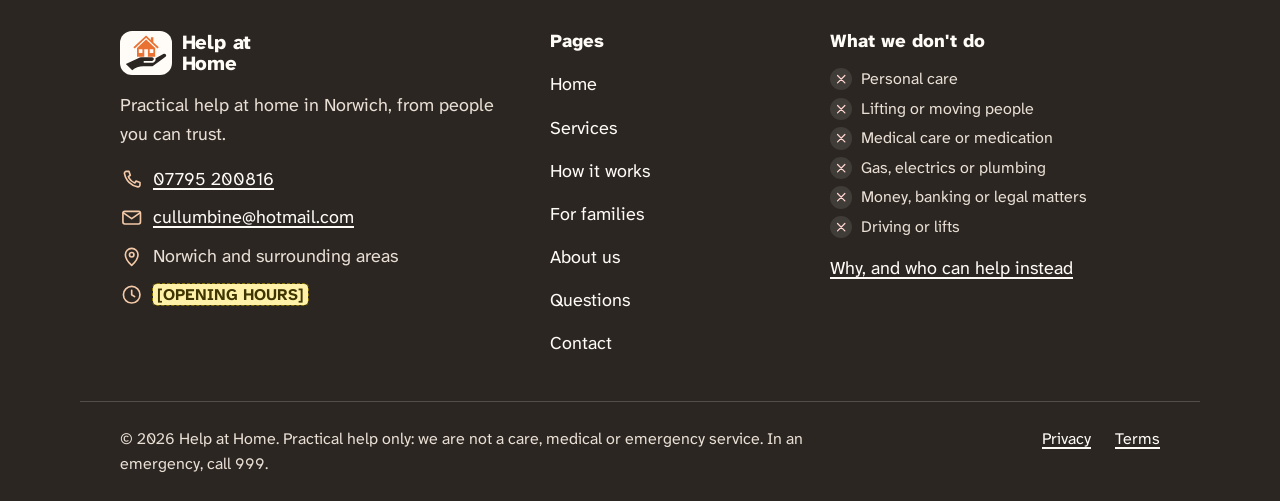
<file: site/how-it-works.html>
<!doctype html>
<html lang="en-GB" data-title="How it works: arranging home help in Norwich">
<head>
<meta charset="utf-8">
<meta name="viewport" content="width=device-width, initial-scale=1">
<title>How it works: arranging home help in Norwich | Help at Home</title>
<meta name="description" content="From your first call to the follow-up after the first visit: how arranging practical help at home works, step by step.">
<link rel="icon" href="assets/img/favicon.svg" type="image/svg+xml">
<link rel="preconnect" href="https://fonts.googleapis.com">
<link rel="preconnect" href="https://fonts.gstatic.com" crossorigin>
<link rel="stylesheet" href="https://fonts.googleapis.com/css2?family=Atkinson+Hyperlegible+Next:wght@400;700;800&display=swap">
<link rel="stylesheet" href="assets/css/styles.css">
<script src="assets/js/config.js" defer></script>
<script src="assets/js/site.js" defer></script>
</head>
<body data-page="how">
<a class="skip-link" href="#main">Skip to main content</a>
<header class="site-header" data-site-header>
  <noscript><nav class="wrap" aria-label="Main"><a href="index.html">Home</a> | <a href="services.html">Services</a> | <a href="how-it-works.html">How it works</a> | <a href="for-families.html">For families</a> | <a href="about.html">About us</a> | <a href="faq.html">Questions</a> | <a href="contact.html">Contact</a></nav></noscript>
</header>

<main id="main">
  <section class="page-head">
    <div class="wrap">
      <h1>How it works</h1>
      <p class="lede">Simple and clear from the first phone call. You always know who is coming, what they'll do, and what it costs.</p>
    </div>
  </section>

  <section class="section section--tight" aria-labelledby="steps-h">
    <div class="wrap">
      <h2 id="steps-h" class="visually-hidden">The six steps</h2>
      <ol class="steps steps--6">
        <li><h3>You get in touch</h3><p>Phone us or fill in the short form. We reply <span data-site="replyTime">[REPLY TIME]</span>.</p></li>
        <li><h3>We come and meet you</h3><p>Our coordinator visits to understand what's needed and agree the job with you. <mark class="ph">[Is the first visit free? confirm]</mark></p></li>
        <li><h3>We book it in</h3><p>A named helper, at a time that suits you.</p></li>
        <li><h3>The job gets done</h3><p>Your helper wears an ID badge, and a job sheet records what was done.</p></li>
        <li><h3>We follow up</h3><p>We call after the first job to make sure all is well.</p></li>
        <li><h3>You get a clear invoice</h3><p>Simple, and as agreed at the first visit. <mark class="ph">[PAYMENT TERMS]</mark></p></li>
      </ol>
    </div>
  </section>

  <section class="section section--tight">
    <div class="wrap">
      <div class="aside-note">
        <p>Need something we don't do, such as personal care? We'll gladly point you to a registered care agency. <a href="services.html#dont-do">See what we don't do</a>.</p>
      </div>
    </div>
  </section>

  <section class="section section--tight" aria-labelledby="cta-h">
    <div class="wrap">
      <div class="cta-panel">
        <div>
          <h2 id="cta-h">Ready for the first step?</h2>
          <p>No obligation. Just a friendly chat about what would help.</p>
        </div>
        <div class="btn-row">
          <a class="btn btn--primary" href="contact.html">Request a free visit</a>
          <a class="btn btn--secondary" data-tel href="contact.html"><svg class="icon" aria-hidden="true"><use href="#i-phone"></use></svg>Call <span data-site="phone">[PHONE]</span></a>
        </div>
      </div>
    </div>
  </section>
</main>

<footer class="site-footer" data-site-footer></footer>
</body>
</html>
</file>
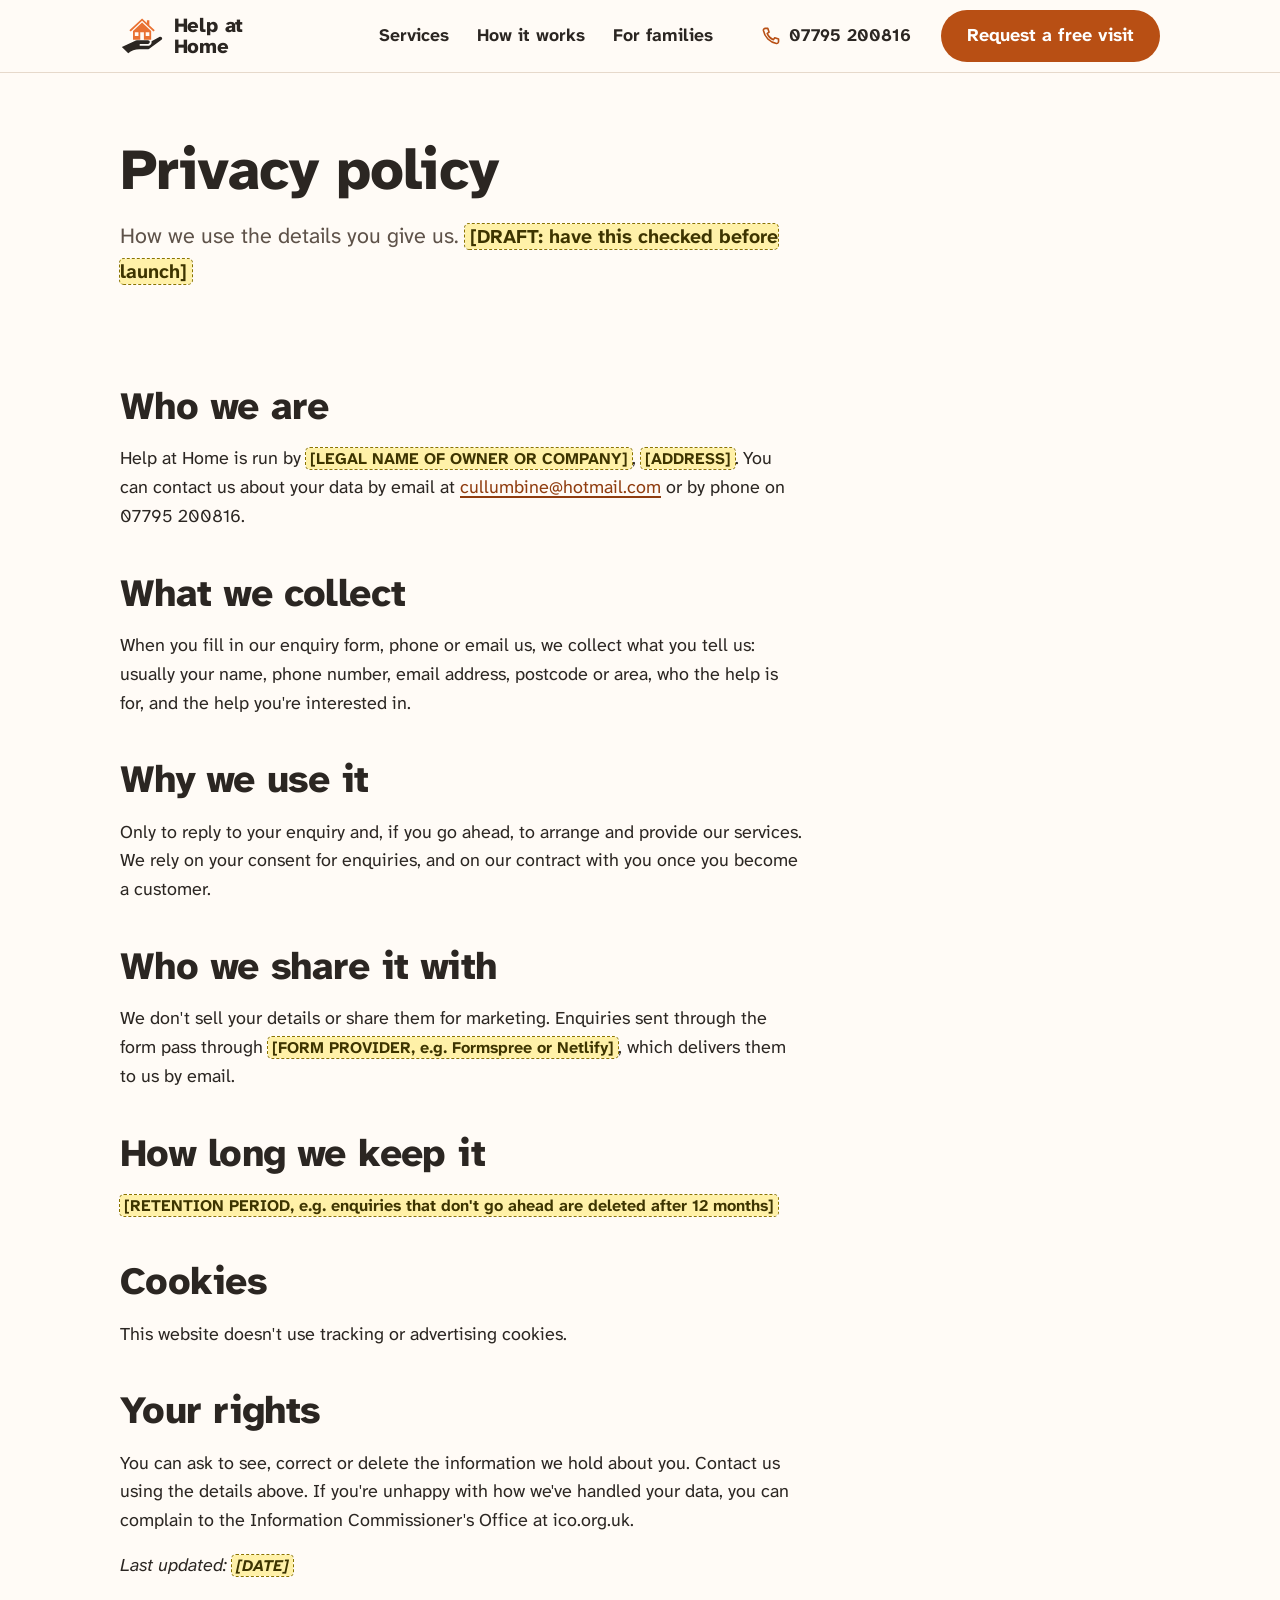
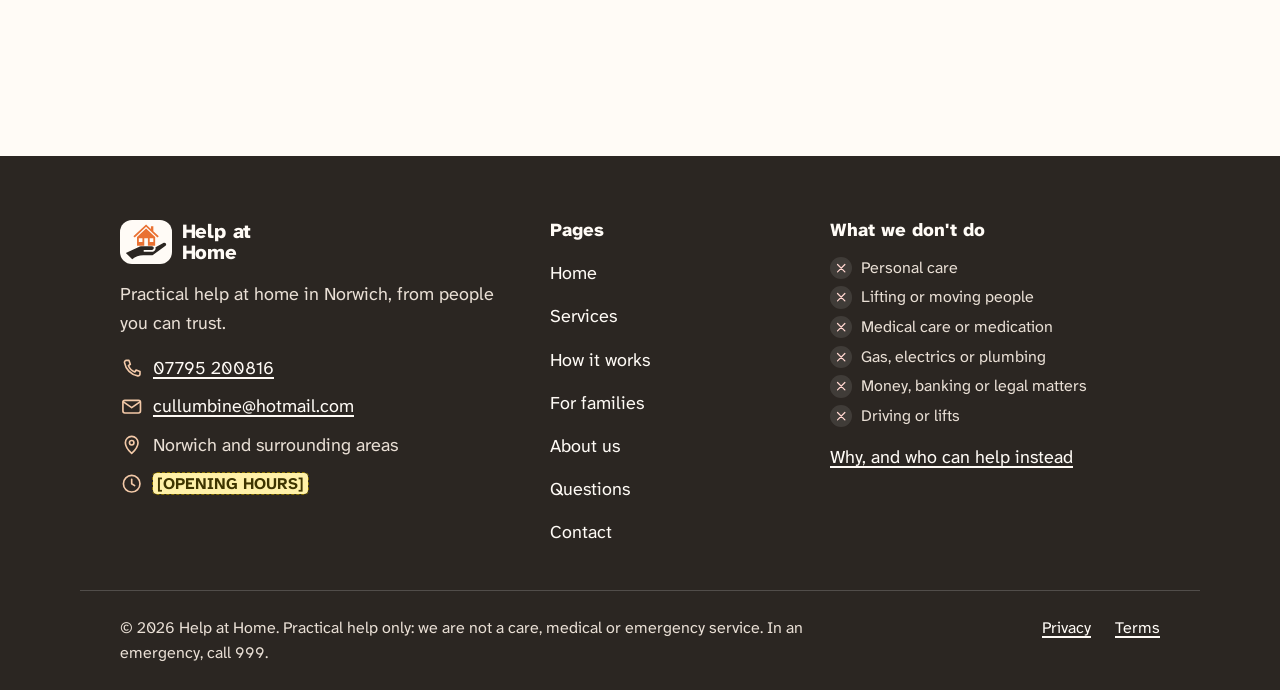
<file: site/privacy.html>
<!doctype html>
<html lang="en-GB" data-title="Privacy policy">
<head>
<meta charset="utf-8">
<meta name="viewport" content="width=device-width, initial-scale=1">
<title>Privacy policy | Help at Home</title>
<meta name="description" content="How we use the details you give us when you get in touch.">
<link rel="icon" href="assets/img/favicon.svg" type="image/svg+xml">
<link rel="preconnect" href="https://fonts.googleapis.com">
<link rel="preconnect" href="https://fonts.gstatic.com" crossorigin>
<link rel="stylesheet" href="https://fonts.googleapis.com/css2?family=Atkinson+Hyperlegible+Next:wght@400;700;800&display=swap">
<link rel="stylesheet" href="assets/css/styles.css">
<script src="assets/js/config.js" defer></script>
<script src="assets/js/site.js" defer></script>
</head>
<body data-page="privacy">
<a class="skip-link" href="#main">Skip to main content</a>
<header class="site-header" data-site-header>
  <noscript><nav class="wrap" aria-label="Main"><a href="index.html">Home</a> | <a href="services.html">Services</a> | <a href="how-it-works.html">How it works</a> | <a href="for-families.html">For families</a> | <a href="about.html">About us</a> | <a href="faq.html">Questions</a> | <a href="contact.html">Contact</a></nav></noscript>
</header>

<main id="main">
  <section class="page-head">
    <div class="wrap">
      <h1>Privacy policy</h1>
      <p class="lede">How we use the details you give us. <mark class="ph">[DRAFT: have this checked before launch]</mark></p>
    </div>
  </section>

  <section class="section section--tight">
    <div class="wrap prose">
      <h2>Who we are</h2>
      <p><span data-site="name">Help at Home</span> is run by <mark class="ph">[LEGAL NAME OF OWNER OR COMPANY]</mark>, <mark class="ph">[ADDRESS]</mark>. You can contact us about your data by email at <a data-mail href="contact.html"><span data-site="email">[EMAIL]</span></a> or by phone on <span data-site="phone">[PHONE]</span>.</p>

      <h2>What we collect</h2>
      <p>When you fill in our enquiry form, phone or email us, we collect what you tell us: usually your name, phone number, email address, postcode or area, who the help is for, and the help you're interested in.</p>

      <h2>Why we use it</h2>
      <p>Only to reply to your enquiry and, if you go ahead, to arrange and provide our services. We rely on your consent for enquiries, and on our contract with you once you become a customer.</p>

      <h2>Who we share it with</h2>
      <p>We don't sell your details or share them for marketing. Enquiries sent through the form pass through <mark class="ph">[FORM PROVIDER, e.g. Formspree or Netlify]</mark>, which delivers them to us by email.</p>

      <h2>How long we keep it</h2>
      <p><mark class="ph">[RETENTION PERIOD, e.g. enquiries that don't go ahead are deleted after 12 months]</mark></p>

      <h2>Cookies</h2>
      <p>This website doesn't use tracking or advertising cookies.</p>

      <h2>Your rights</h2>
      <p>You can ask to see, correct or delete the information we hold about you. Contact us using the details above. If you're unhappy with how we've handled your data, you can complain to the Information Commissioner's Office at ico.org.uk.</p>

      <p><em>Last updated: <mark class="ph">[DATE]</mark></em></p>
    </div>
  </section>
</main>

<footer class="site-footer" data-site-footer></footer>
</body>
</html>
</file>
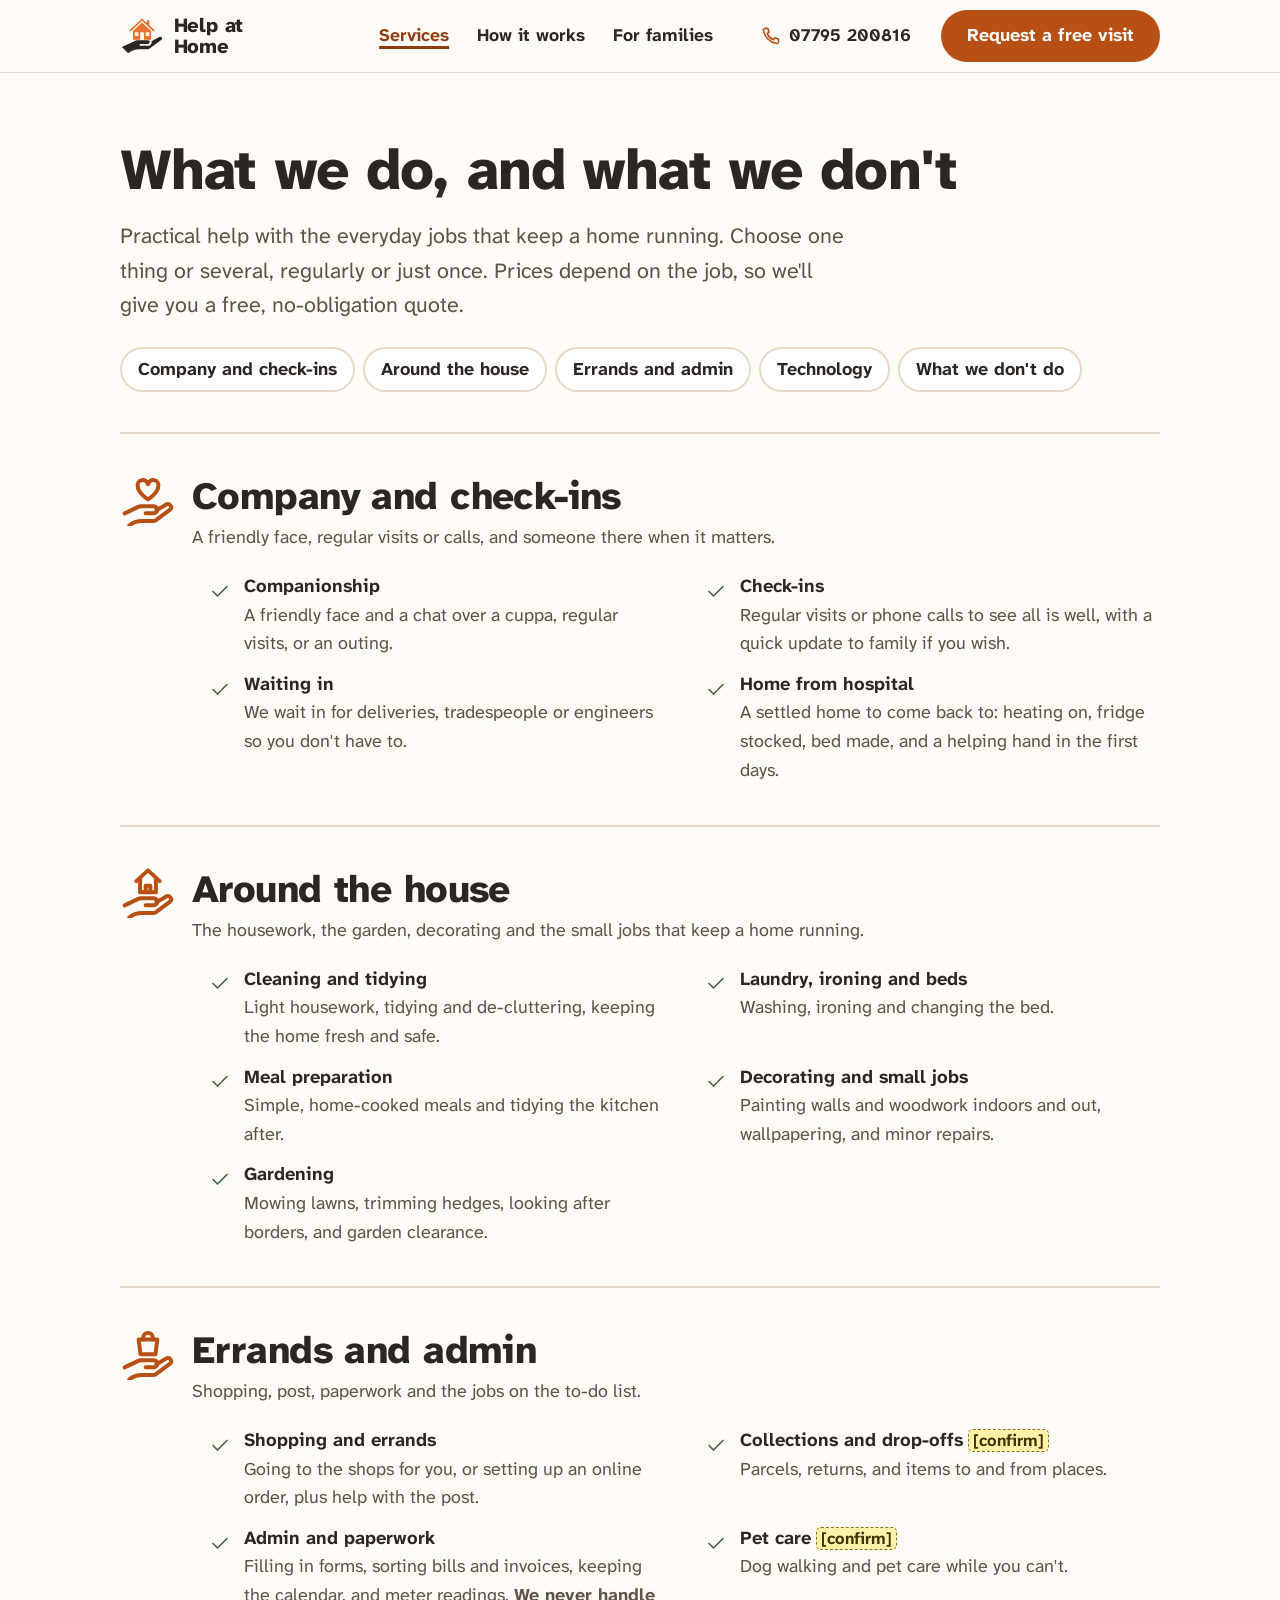
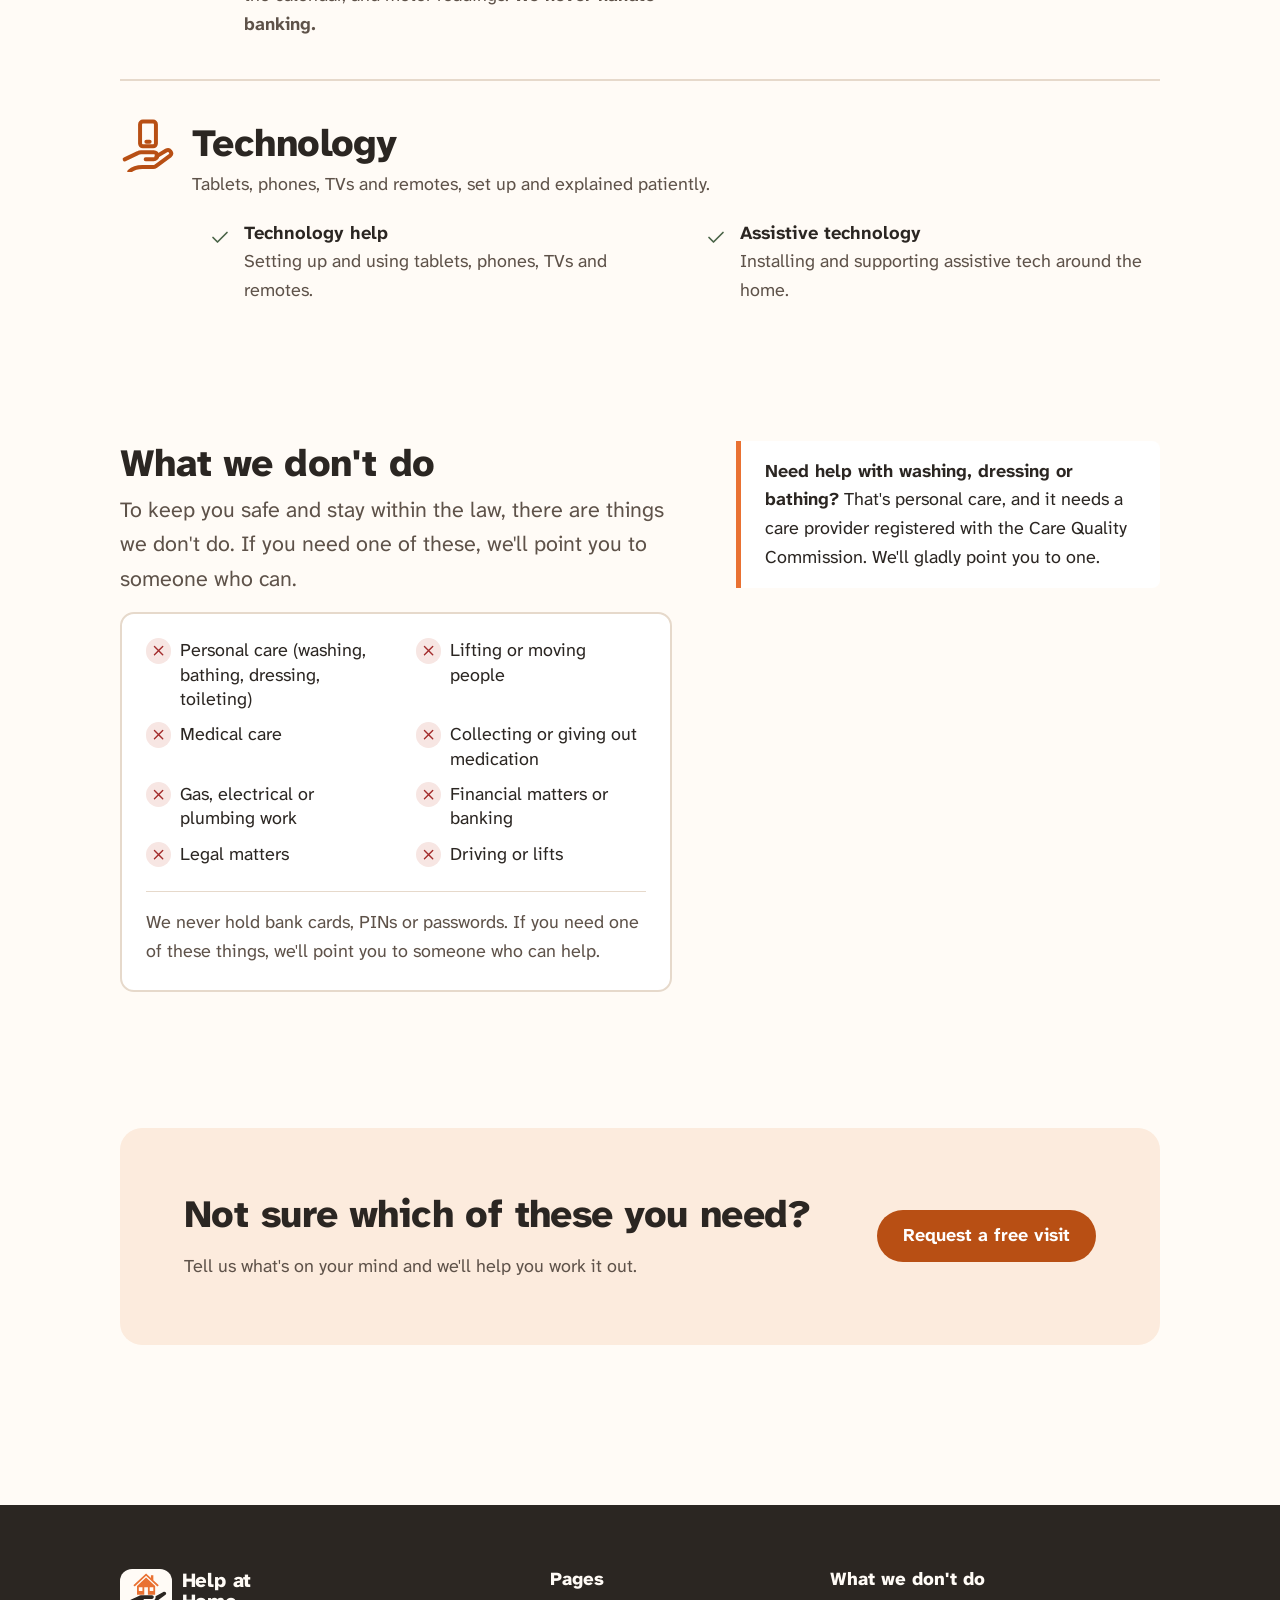
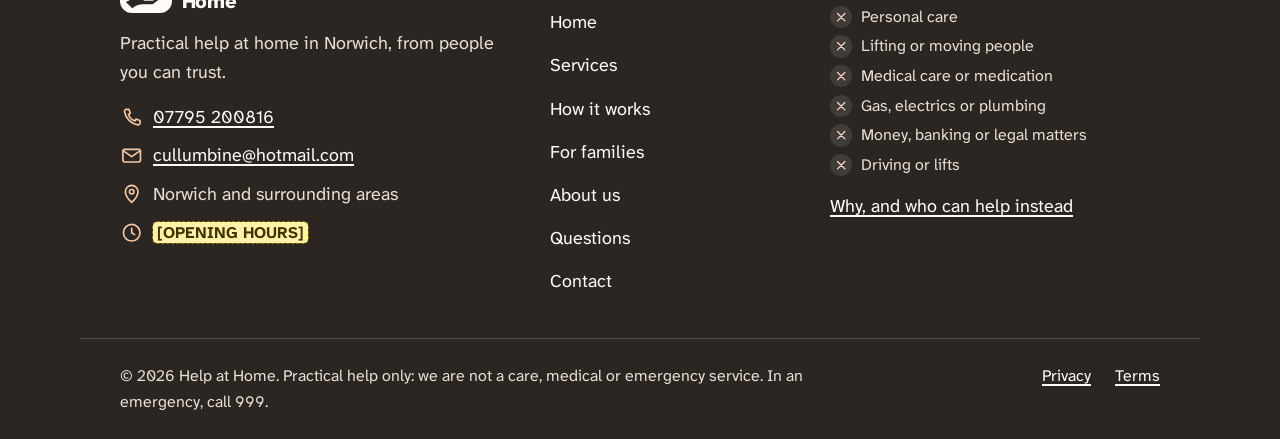
<file: site/services.html>
<!doctype html>
<html lang="en-GB" data-title="Home help services in Norwich: housework, errands, gardening and company">
<head>
<meta charset="utf-8">
<meta name="viewport" content="width=device-width, initial-scale=1">
<title>Home help services in Norwich: housework, errands, gardening and company | Help at Home</title>
<meta name="description" content="Cleaning, laundry, meals, shopping, errands, admin, gardening, DIY, technology help and companionship for older people and busy households in Norwich. See what we do, and what we don&#x27;t.">
<link rel="icon" href="assets/img/favicon.svg" type="image/svg+xml">
<link rel="preconnect" href="https://fonts.googleapis.com">
<link rel="preconnect" href="https://fonts.gstatic.com" crossorigin>
<link rel="stylesheet" href="https://fonts.googleapis.com/css2?family=Atkinson+Hyperlegible+Next:wght@400;700;800&display=swap">
<link rel="stylesheet" href="assets/css/styles.css">
<script src="assets/js/config.js" defer></script>
<script src="assets/js/site.js" defer></script>
</head>
<body data-page="services">
<a class="skip-link" href="#main">Skip to main content</a>
<header class="site-header" data-site-header>
  <noscript><nav class="wrap" aria-label="Main"><a href="index.html">Home</a> | <a href="services.html">Services</a> | <a href="how-it-works.html">How it works</a> | <a href="for-families.html">For families</a> | <a href="about.html">About us</a> | <a href="faq.html">Questions</a> | <a href="contact.html">Contact</a></nav></noscript>
</header>

<main id="main">
  <section class="page-head">
    <div class="wrap">
      <h1>What we do, and what we don't</h1>
      <p class="lede">Practical help with the everyday jobs that keep a home running. Choose one thing or several, regularly or just once. Prices depend on the job, so we'll give you a free, no-obligation quote.</p>
      <ul class="jump" aria-label="Jump to">
        <li><a href="#company">Company and check-ins</a></li>
        <li><a href="#house">Around the house</a></li>
        <li><a href="#errands">Errands and admin</a></li>
        <li><a href="#tech">Technology</a></li>
        <li><a href="#dont-do">What we don't do</a></li>
      </ul>
    </div>
  </section>

  <div class="wrap" data-component="services-full"></div>

  <section class="section dont-section" id="dont-do" aria-labelledby="dont-h">
    <div class="wrap split">
      <div>
        <h2 id="dont-h">What we don't do</h2>
        <p class="lede">To keep you safe and stay within the law, there are things we don't do. If you need one of these, we'll point you to someone who can.</p>
        <div data-component="dont-do"></div>
      </div>
      <div>
        <div class="aside-note">
          <p><strong>Need help with washing, dressing or bathing?</strong> That's personal care, and it needs a care provider registered with the Care Quality Commission. We'll gladly point you to one.</p>
        </div>
      </div>
    </div>
  </section>

  <section class="section section--tight" aria-labelledby="cta-h">
    <div class="wrap">
      <div class="cta-panel">
        <div>
          <h2 id="cta-h">Not sure which of these you need?</h2>
          <p>Tell us what's on your mind and we'll help you work it out.</p>
        </div>
        <div class="btn-row"><a class="btn btn--primary" href="contact.html">Request a free visit</a></div>
      </div>
    </div>
  </section>
</main>

<footer class="site-footer" data-site-footer></footer>
</body>
</html>
</file>
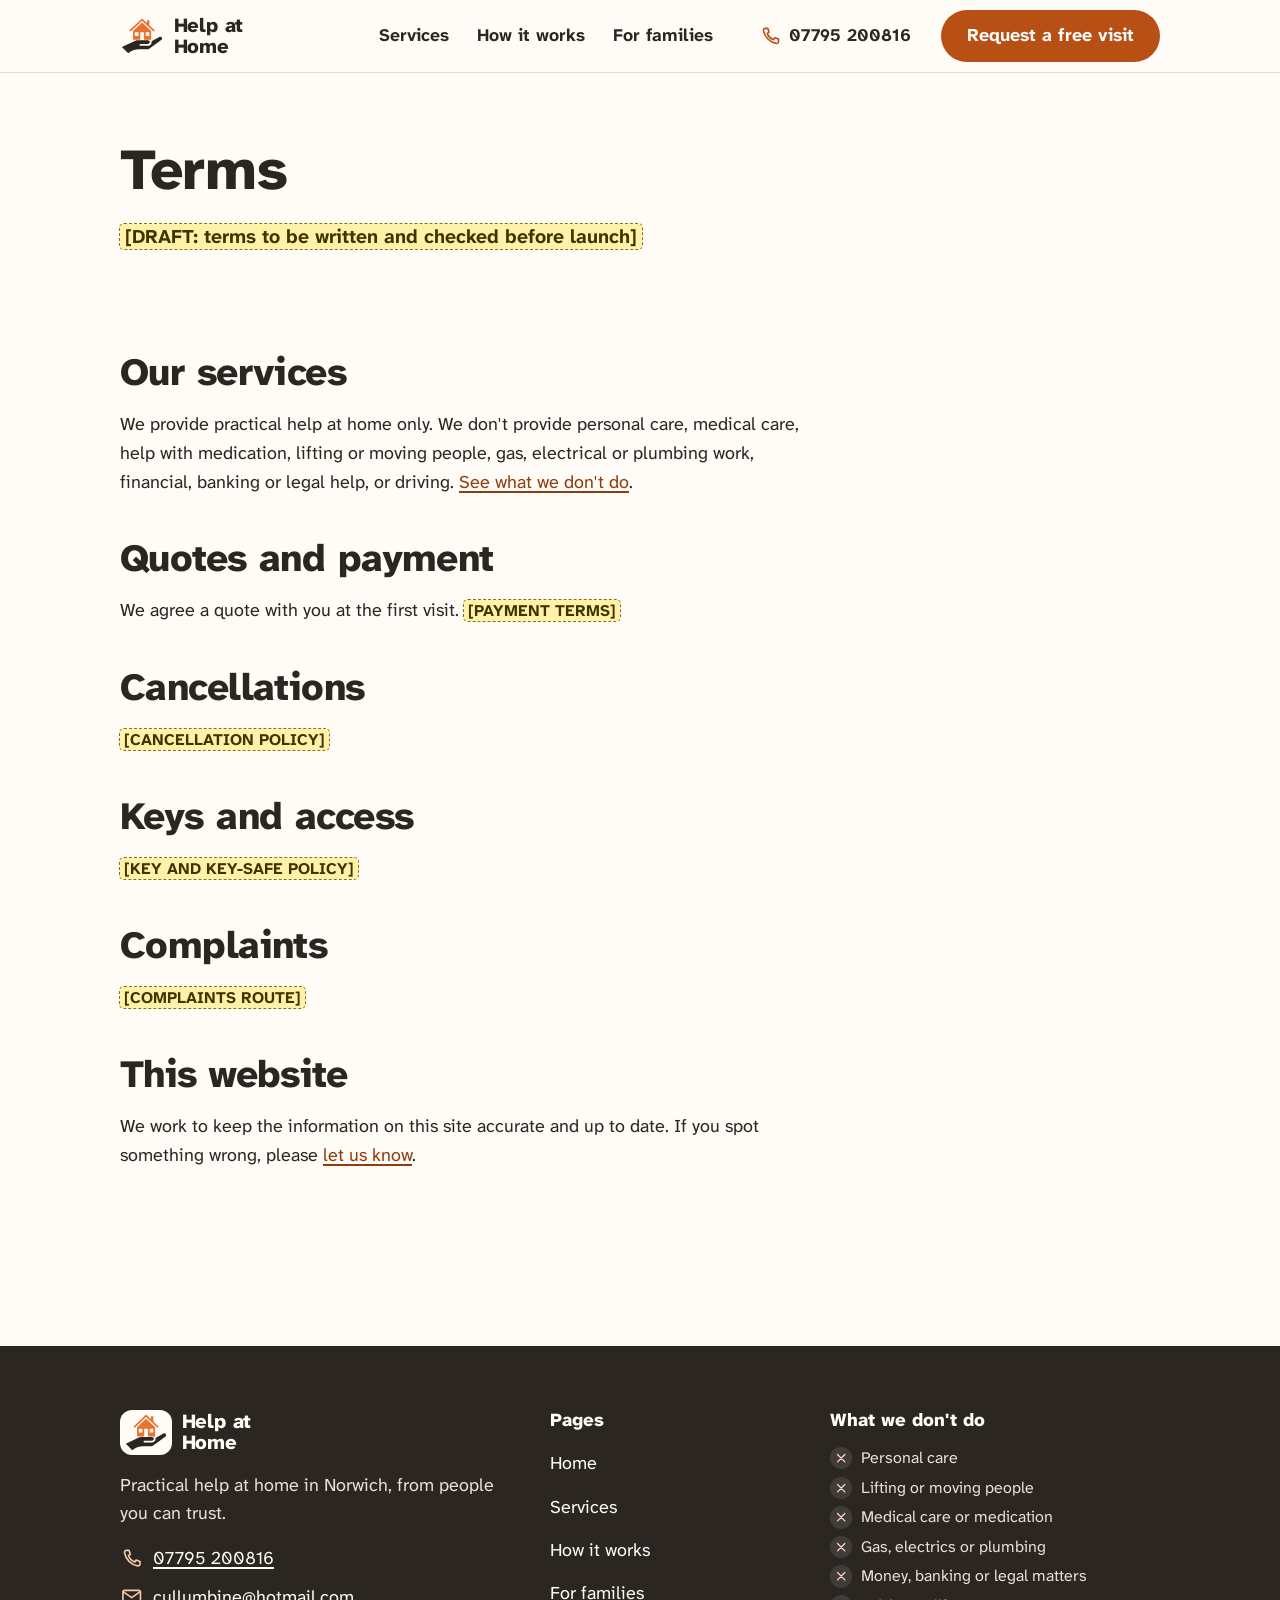
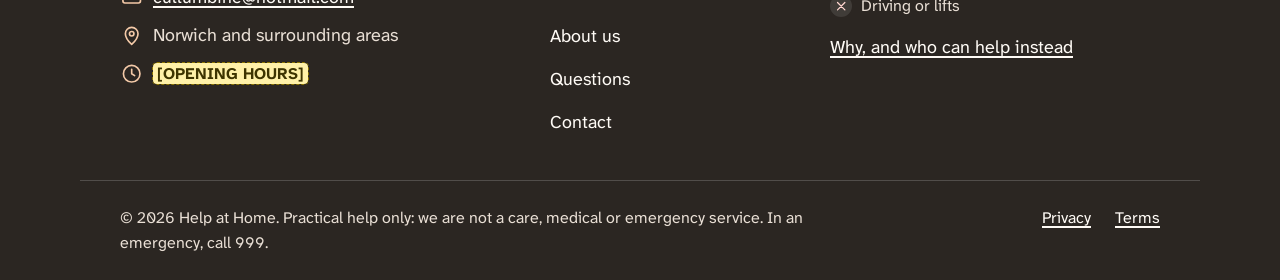
<file: site/terms.html>
<!doctype html>
<html lang="en-GB" data-title="Terms of service">
<head>
<meta charset="utf-8">
<meta name="viewport" content="width=device-width, initial-scale=1">
<title>Terms of service | Help at Home</title>
<meta name="description" content="The terms for using our website and our home help services.">
<link rel="icon" href="assets/img/favicon.svg" type="image/svg+xml">
<link rel="preconnect" href="https://fonts.googleapis.com">
<link rel="preconnect" href="https://fonts.gstatic.com" crossorigin>
<link rel="stylesheet" href="https://fonts.googleapis.com/css2?family=Atkinson+Hyperlegible+Next:wght@400;700;800&display=swap">
<link rel="stylesheet" href="assets/css/styles.css">
<script src="assets/js/config.js" defer></script>
<script src="assets/js/site.js" defer></script>
</head>
<body data-page="terms">
<a class="skip-link" href="#main">Skip to main content</a>
<header class="site-header" data-site-header>
  <noscript><nav class="wrap" aria-label="Main"><a href="index.html">Home</a> | <a href="services.html">Services</a> | <a href="how-it-works.html">How it works</a> | <a href="for-families.html">For families</a> | <a href="about.html">About us</a> | <a href="faq.html">Questions</a> | <a href="contact.html">Contact</a></nav></noscript>
</header>

<main id="main">
  <section class="page-head">
    <div class="wrap">
      <h1>Terms</h1>
      <p class="lede"><mark class="ph">[DRAFT: terms to be written and checked before launch]</mark></p>
    </div>
  </section>

  <section class="section section--tight">
    <div class="wrap prose">
      <h2>Our services</h2>
      <p>We provide practical help at home only. We don't provide personal care, medical care, help with medication, lifting or moving people, gas, electrical or plumbing work, financial, banking or legal help, or driving. <a href="services.html#dont-do">See what we don't do</a>.</p>

      <h2>Quotes and payment</h2>
      <p>We agree a quote with you at the first visit. <mark class="ph">[PAYMENT TERMS]</mark></p>

      <h2>Cancellations</h2>
      <p><mark class="ph">[CANCELLATION POLICY]</mark></p>

      <h2>Keys and access</h2>
      <p><mark class="ph">[KEY AND KEY-SAFE POLICY]</mark></p>

      <h2>Complaints</h2>
      <p><mark class="ph">[COMPLAINTS ROUTE]</mark></p>

      <h2>This website</h2>
      <p>We work to keep the information on this site accurate and up to date. If you spot something wrong, please <a href="contact.html">let us know</a>.</p>
    </div>
  </section>
</main>

<footer class="site-footer" data-site-footer></footer>
</body>
</html>
</file>
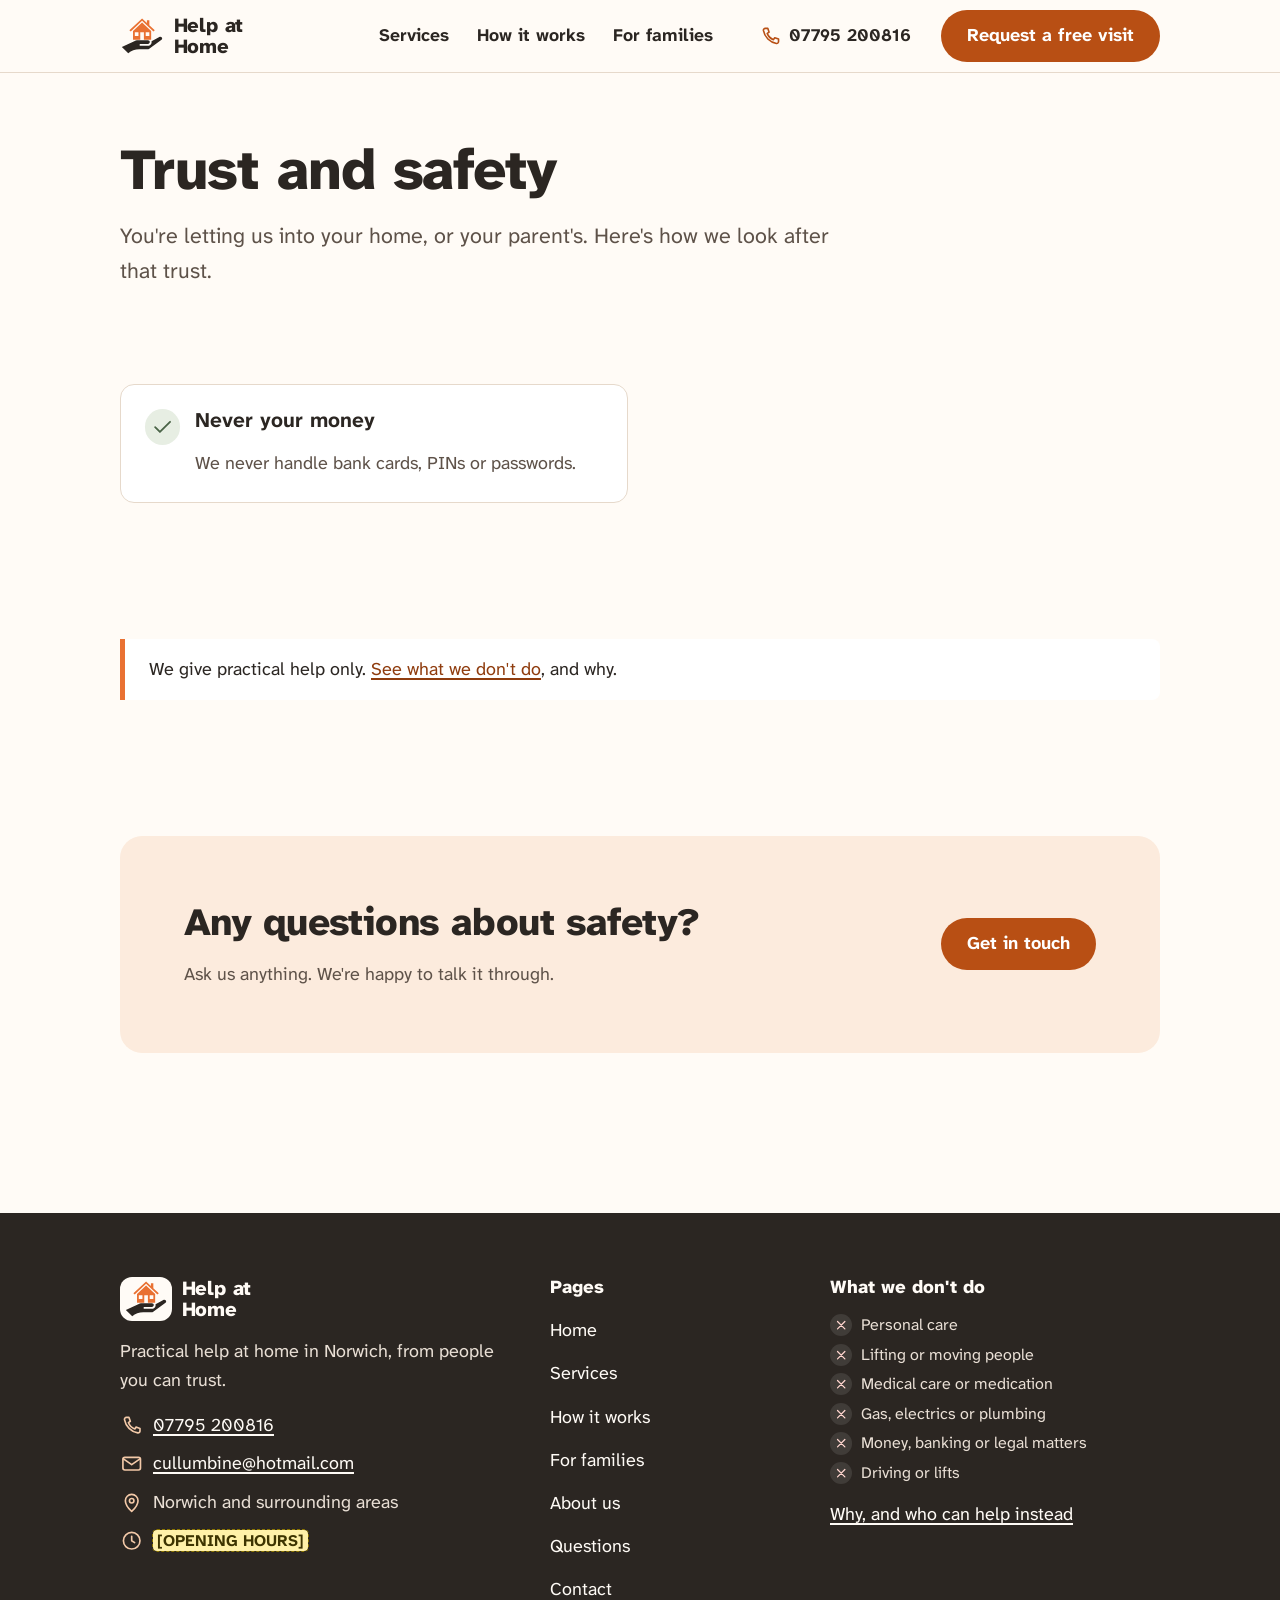
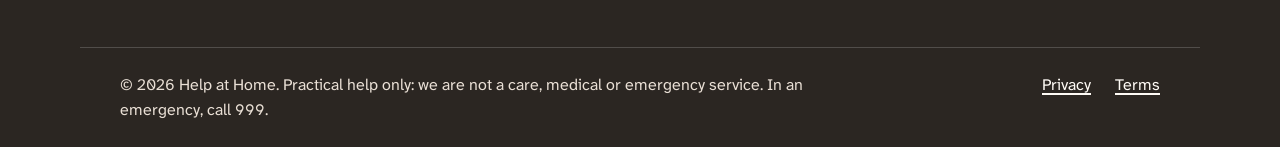
<file: site/trust-and-safety.html>
<!doctype html>
<html lang="en-GB" data-title="Trust and safety">
<head>
<meta charset="utf-8">
<meta name="viewport" content="width=device-width, initial-scale=1">
<title>Trust and safety | Help at Home</title>
<meta name="description" content="How we keep you and your home safe: our helpers, our policies, and what we never do.">
<link rel="icon" href="assets/img/favicon.svg" type="image/svg+xml">
<link rel="preconnect" href="https://fonts.googleapis.com">
<link rel="preconnect" href="https://fonts.gstatic.com" crossorigin>
<link rel="stylesheet" href="https://fonts.googleapis.com/css2?family=Atkinson+Hyperlegible+Next:wght@400;700;800&display=swap">
<link rel="stylesheet" href="assets/css/styles.css">
<script src="assets/js/config.js" defer></script>
<script src="assets/js/site.js" defer></script>
</head>
<body data-page="trust">
<a class="skip-link" href="#main">Skip to main content</a>
<header class="site-header" data-site-header>
  <noscript><nav class="wrap" aria-label="Main"><a href="index.html">Home</a> | <a href="services.html">Services</a> | <a href="how-it-works.html">How it works</a> | <a href="for-families.html">For families</a> | <a href="about.html">About us</a> | <a href="faq.html">Questions</a> | <a href="contact.html">Contact</a></nav></noscript>
</header>

<main id="main">
  <section class="page-head">
    <div class="wrap">
      <h1>Trust and safety</h1>
      <p class="lede">You're letting us into your home, or your parent's. Here's how we look after that trust.</p>
    </div>
  </section>

  <!--
    Each item below is switched on in assets/js/config.js (trust.items[].confirmed).
    Only confirmed items are shown. Add ?preview=trust to this page's address to see them all.
  -->
  <section class="section section--tight">
    <div class="wrap" data-component="trust"></div>
  </section>

  <section class="section section--tight">
    <div class="wrap">
      <div class="aside-note">
        <p>We give practical help only. <a href="services.html#dont-do">See what we don't do</a>, and why.</p>
      </div>
    </div>
  </section>

  <section class="section section--tight">
    <div class="wrap">
      <div class="cta-panel">
        <div><h2>Any questions about safety?</h2><p>Ask us anything. We're happy to talk it through.</p></div>
        <div class="btn-row"><a class="btn btn--primary" href="contact.html">Get in touch</a></div>
      </div>
    </div>
  </section>
</main>

<footer class="site-footer" data-site-footer></footer>
</body>
</html>
</file>
<file: site/assets/css/styles.css>
/* =========================================================
   Brand tokens: colours, type and spacing live here only.
   ========================================================= */
:root {
  /* Colour (all text pairs checked for WCAG AA) */
  --bg: #FFFBF6;            /* warm off-white page */
  --surface: #FFFFFF;       /* cards and fields */
  --ink: #2B2622;           /* body text, 14.5:1 on --bg */
  --ink-soft: #5E5249;      /* secondary text, 7.3:1 on --bg */
  --line: #E6D9CB;          /* borders and rules */
  --orange: #E97132;        /* logo and decoration only, never text */
  --action: #B84F14;        /* button fills with white text, 5:1 */
  --action-deep: #8F3C0E;   /* text links and hover, 7.4:1 on white */
  --tint: #FCEBDD;          /* soft orange panels */
  --sage: #4A6447;          /* "we do" ticks, 6.4:1 */
  --sage-tint: #E7EEE3;
  --red: #A32D2D;           /* "we don't do" crosses, used sparingly */
  --red-tint: #F7E6E3;
  --brown: #3B2A20;         /* calm deep band */
  --on-brown: #FFFBF6;
  --on-brown-soft: #F3C9A8;
  --focus: #2B2622;

  /* Type: Atkinson Hyperlegible was designed for readers with low vision */
  --font: "Atkinson Hyperlegible Next", "Atkinson Hyperlegible", system-ui, -apple-system, "Segoe UI", sans-serif;
  --text: 1.0625rem;        /* 17px mobile */
  --text-sm: 1rem;          /* never below 16px */
  --h1: clamp(2.25rem, 1.55rem + 3.2vw, 3.6rem);
  --h2: clamp(1.75rem, 1.4rem + 1.5vw, 2.4rem);
  --h3: 1.3rem;
  --measure: 38em;

  /* Space and shape */
  --s1: .5rem; --s2: 1rem; --s3: 1.5rem; --s4: 2.5rem; --s5: 4rem; --s6: 6rem;
  --wrap: 70rem;            /* about 1120px */
  --radius-sm: 8px;
  --radius: 14px;
  --radius-lg: 22px;
}

@media (min-width: 48em) {
  :root { --text: 1.125rem; } /* 18px desktop */
}

/* =========================================================
   Base
   ========================================================= */
*, *::before, *::after { box-sizing: border-box; }
[hidden] { display: none !important; }

html { -webkit-text-size-adjust: 100%; scroll-padding-top: 6rem; }

body {
  margin: 0;
  background: var(--bg);
  color: var(--ink);
  font-family: var(--font);
  font-size: var(--text);
  line-height: 1.6;
}

h1, h2, h3 { line-height: 1.15; margin: 0 0 var(--s2); font-weight: 800; letter-spacing: -0.015em; text-wrap: balance; }
h1 { font-size: var(--h1); }
h2 { font-size: var(--h2); }
h3 { font-size: var(--h3); font-weight: 700; letter-spacing: 0; }
p { margin: 0 0 var(--s2); max-width: var(--measure); }
ul, ol { margin: 0; padding: 0; }
img, svg { max-width: 100%; }
strong { font-weight: 700; }

a { color: var(--action-deep); text-underline-offset: .18em; text-decoration-thickness: 1.5px; }
a:hover { text-decoration-thickness: 3px; }

:focus-visible {
  outline: 3px solid var(--focus);
  outline-offset: 3px;
  border-radius: 4px;
}

.icon { width: 1.5em; height: 1.5em; flex: none; }

.skip-link {
  position: absolute; left: var(--s2); top: -100px; z-index: 100;
  background: var(--ink); color: var(--bg); padding: var(--s1) var(--s2); border-radius: var(--radius-sm);
}
.skip-link:focus { top: var(--s2); }

.visually-hidden {
  position: absolute !important; width: 1px; height: 1px; overflow: hidden;
  clip: rect(0 0 0 0); white-space: nowrap;
}

/* Placeholder highlight: visible in development, must be gone before launch */
mark.ph {
  background: #FFF1A8; color: #3D3400; padding: 0 .25em; border-radius: 4px;
  outline: 1.5px dashed #8A7400; font-weight: 700; font-size: .9em;
}
mark.ph--off { background: none; outline: 0; color: inherit; font-weight: inherit; font-size: inherit; }

.wrap { width: 100%; max-width: var(--wrap); margin-inline: auto; padding-inline: var(--s2); }
@media (min-width: 48em) { .wrap { padding-inline: var(--s4); } }

/* =========================================================
   Buttons and links
   ========================================================= */
.btn {
  display: inline-flex; align-items: center; justify-content: center; gap: .5em;
  min-height: 3.25rem; padding: .6rem 1.5rem;
  border: 2px solid transparent; border-radius: 999px;
  font: inherit; font-weight: 700; line-height: 1.2; text-decoration: none; text-align: center;
  cursor: pointer;
  transition: background-color .15s ease, border-color .15s ease, color .15s ease;
}
.btn--primary { background: var(--action); color: #fff; }
.btn--primary:hover { background: var(--action-deep); }
.btn--secondary { background: var(--surface); color: var(--ink); border-color: var(--ink); }
.btn--secondary:hover { background: var(--tint); }
.btn--secondary .icon { color: var(--action); }
.btn-row { display: flex; flex-wrap: wrap; gap: var(--s2); margin-top: var(--s3); }

.link { font-weight: 700; }

/* =========================================================
   Header
   ========================================================= */
.site-header {
  position: sticky; top: 0; z-index: 50;
  background: var(--bg);
  border-bottom: 1px solid var(--line);
}
.header__inner {
  display: flex; align-items: center; gap: var(--s2);
  min-height: 4.5rem; padding-block: .5rem;
}
.brand {
  display: inline-flex; align-items: center; gap: .6rem;
  color: var(--ink); text-decoration: none; margin-right: auto; flex: none;
}
.brand__mark { width: 44px; height: auto; }
.brand__name { min-width: 4.6em; font-weight: 800; font-size: 1.25rem; letter-spacing: -0.01em; line-height: 1.05; max-width: 6.5em; }

.btn--call {
  min-height: 3rem; padding: .5rem 1rem; gap: .4em;
  background: var(--surface); color: var(--ink); border-color: var(--ink);
}
.btn--call .icon { color: var(--action); width: 1.3em; height: 1.3em; }
.btn--call:hover { background: var(--tint); }
.btn--call__short { display: none; }

.menu-toggle {
  display: inline-flex; align-items: center; gap: .35em;
  min-height: 3rem; padding: .5rem .75rem;
  background: none; border: 0; border-radius: var(--radius-sm);
  font: inherit; font-weight: 700; color: var(--ink); cursor: pointer;
}
.menu-toggle__close { display: none; }
.is-open .menu-toggle__open { display: none; }
.is-open .menu-toggle__close { display: inline; }

/* Small screens: navigation is a drop-down panel */
.nav { display: none; }
.is-open .nav {
  display: block;
  position: absolute; left: 0; right: 0; top: 100%;
  background: var(--bg); border-bottom: 1px solid var(--line);
  padding: var(--s1) var(--s2) var(--s3);
  max-height: calc(100vh - 4.5rem); overflow-y: auto;
}
.nav__list { list-style: none; }
.nav__list a {
  display: block; padding: .8rem 0; border-bottom: 1px solid var(--line);
  color: var(--ink); font-weight: 700; font-size: 1.15rem; text-decoration: none;
}
.nav__list a[aria-current="page"] { color: var(--action-deep); text-decoration: underline; text-decoration-thickness: 3px; text-underline-offset: .3em; }
.nav__cta { margin-top: var(--s3); width: 100%; }

@media (max-width: 30em) {
  .btn--call__num { display: none; }
  .btn--call__short { display: inline; }
  .brand__name { font-size: 1.1rem; }
}

.header__cta { display: none; }

/* Wide screens: one row of links, the phone number as a plain link, then the main button */
@media (min-width: 75em) {
  .menu-toggle, .nav__cta { display: none; }
  .nav, .is-open .nav {
    display: block; position: static; padding: 0; border: 0; background: none; max-height: none;
    margin-left: auto;
  }
  .nav__list { display: flex; gap: 1.75rem; }
  .nav__list a { padding: .5rem 0; border: 0; font-size: 1.1rem; white-space: nowrap; }
  .nav__list a:hover { color: var(--action-deep); text-decoration: underline; }
  .brand { margin-right: 0; }
  .header__inner { gap: var(--s3); }
  .btn--call {
    margin-left: var(--s2); padding-inline: .25rem; border-color: transparent; background: none;
    white-space: nowrap; font-size: 1.1rem;
  }
  .btn--call:hover { background: none; text-decoration: underline; }
  .header__cta { display: inline-flex; white-space: nowrap; }
}

/* =========================================================
   Sections
   ========================================================= */
.section { padding-block: var(--s5); }
@media (min-width: 48em) { .section { padding-block: var(--s6); } }
.section--tight { padding-top: var(--s4); }
.section--white { background: var(--surface); border-block: 1px solid var(--line); }

.lede { font-size: 1.2em; color: var(--ink-soft); }
.section-head { margin-bottom: var(--s4); }
.section-head p { color: var(--ink-soft); }

/* Page heading for inner pages */
.page-head { padding-block: var(--s5) var(--s4); }
.page-head h1 { max-width: 16em; }
.page-head .lede { max-width: 34em; }

/* =========================================================
   Home: hero with the badge
   ========================================================= */
.hero { padding-block: var(--s4) var(--s5); overflow: hidden; }
.hero__grid { display: grid; gap: var(--s5); align-items: center; }
.hero h1 { max-width: 11em; }
.hero .lede { max-width: 30em; }
.hero__area { display: flex; align-items: center; gap: .5em; color: var(--ink-soft); font-weight: 700; margin-top: var(--s3); }
.hero__area .icon { color: var(--action); }

@media (min-width: 60em) {
  .hero { padding-block: var(--s5) var(--s6); }
  .hero__grid { grid-template-columns: 1.25fr 1fr; gap: var(--s4); }
}

/* The badge: a helper's ID card with what we do and don't do.
   Built to work at badge size too (reused for printed staff badges). */
.badge-holder { position: relative; display: flex; justify-content: center; padding-top: 3.5rem; }
.badge-holder::before { /* lanyard */
  content: ""; position: absolute; top: -2rem; left: 50%; width: 1.1rem; height: 5.6rem;
  background: var(--orange); border-radius: 0 0 4px 4px; transform: translateX(-50%) rotate(-2deg);
}
.badge {
  position: relative; width: min(100%, 23rem);
  background: var(--surface); border: 2px solid var(--ink); border-radius: var(--radius-lg);
  padding: var(--s4) var(--s3) var(--s3);
  transform: rotate(-1.5deg); transform-origin: top center;
  box-shadow: 6px 8px 0 var(--tint);
  animation: badge-settle 1.1s cubic-bezier(.3, 1.4, .5, 1) both .2s;
}
.badge__clip {
  position: absolute; top: .9rem; left: 50%; transform: translateX(-50%);
  width: 3.4rem; height: .7rem; border-radius: 999px; background: var(--bg); border: 2px solid var(--ink);
}
.badge__head {
  display: flex; align-items: center; gap: .6rem;
  padding: var(--s2) 0; margin-bottom: var(--s2); border-bottom: 2px solid var(--line);
  font-weight: 800; font-size: 1.3rem; line-height: 1.1;
}
.badge__title { font-weight: 700; margin: var(--s2) 0 var(--s1); }
.badge .do-list, .badge .dont-list { font-size: var(--text-sm); }

@keyframes badge-settle {
  from { transform: rotate(4deg); opacity: 0; }
  to { transform: rotate(-1.5deg); opacity: 1; }
}

/* =========================================================
   Do / don't lists (shared component)
   ========================================================= */
.do-list, .dont-list { list-style: none; display: grid; gap: .45rem; }
.do-list li, .dont-list li { display: flex; gap: .55rem; align-items: flex-start; line-height: 1.35; }
.do-list .icon, .dont-list .icon {
  width: 1.4em; height: 1.4em; padding: .15em; border-radius: 50%; stroke-width: 2.4;
}
.do-list .icon { color: var(--sage); background: var(--sage-tint); }
.dont-list .icon { color: var(--red); background: var(--red-tint); }

.dont-card {
  background: var(--surface); border: 2px solid var(--line); border-radius: var(--radius);
  padding: var(--s3);
}
.dont-card .dont-list { gap: .7rem; }
@media (min-width: 48em) { .dont-card .dont-list { grid-template-columns: 1fr 1fr; column-gap: var(--s4); } }
.dont-card__note { margin: var(--s3) 0 0; padding-top: var(--s2); border-top: 1px solid var(--line); color: var(--ink-soft); }

/* =========================================================
   Home: reassurance, service groups, steps, bands
   ========================================================= */
.reassure { list-style: none; display: grid; gap: var(--s4); }
@media (min-width: 56em) { .reassure { grid-template-columns: repeat(3, 1fr); } }
.reassure li { display: grid; gap: var(--s1); align-content: start; }
.reassure .icon { width: 3rem; height: 3rem; color: var(--action); stroke-width: 1.5; }
.reassure h3 { margin: var(--s1) 0 0; }
.reassure p { margin: 0; color: var(--ink-soft); }

.groups { list-style: none; display: grid; gap: var(--s3); }
@media (min-width: 40em) { .groups { grid-template-columns: 1fr 1fr; } }
@media (min-width: 64em) { .groups { grid-template-columns: repeat(4, 1fr); } }
.group {
  background: var(--tint); border-radius: var(--radius);
  padding: var(--s3); display: flex; flex-direction: column;
}
.group__icon { width: 3.25rem; height: 3.25rem; color: var(--ink); margin-bottom: var(--s2); stroke-width: 1.5; }
.group h3 { margin-bottom: var(--s1); }
.group p { color: var(--ink-soft); }
.group h3 a { color: inherit; text-decoration: none; }
.group h3 a:hover { text-decoration: underline; }
.group__list { list-style: none; margin-top: auto; padding-top: var(--s2); border-top: 1px solid rgba(43, 38, 34, .15); display: grid; gap: .3rem; font-size: var(--text-sm); }

.band { background: var(--brown); color: var(--on-brown); --focus: var(--on-brown); }
.band a:not(.btn) { color: var(--on-brown); }
.band .lede, .band p { color: var(--on-brown-soft); }
.band h2 { color: var(--on-brown); max-width: 14em; }
.band .btn--primary { background: var(--on-brown); color: var(--brown); }
.band .btn--primary:hover { background: var(--tint); }
.band__grid { display: grid; gap: var(--s4); align-items: center; }
@media (min-width: 56em) { .band__grid { grid-template-columns: 1.4fr 1fr; } }
.band__mark { display: none; width: min(16rem, 60%); justify-self: center; }
@media (min-width: 56em) { .band__mark { display: block; } }
.band__mark .icon { width: 100%; height: auto; aspect-ratio: 1; color: var(--orange); stroke-width: 1.1; }

/* Numbered steps: a real sequence, horizontal on desktop */
.steps { list-style: none; display: grid; gap: var(--s3); counter-reset: step; }
.steps > li { counter-increment: step; position: relative; padding-left: 4rem; }
.steps > li::before {
  content: counter(step);
  position: absolute; left: 0; top: -.15rem;
  width: 2.9rem; height: 2.9rem; border-radius: 50%;
  display: grid; place-items: center;
  background: var(--surface); border: 2px solid var(--ink); font-weight: 800; font-size: 1.25rem;
}
.steps h3 { margin-bottom: .35rem; }
.steps p { margin: 0; color: var(--ink-soft); }
@media (min-width: 56em) {
  .steps--3 { grid-template-columns: repeat(3, 1fr); gap: var(--s4); }
  .steps--6 { grid-template-columns: repeat(3, 1fr); gap: var(--s4) var(--s4); }
  .steps--3 > li, .steps--6 > li { padding-left: 0; padding-top: 4rem; }
  .steps--3 > li::after, .steps--6 > li:not(:nth-child(3n))::after { /* connecting line */
    content: ""; position: absolute; top: 1.3rem; left: 3.6rem; right: -1rem; border-top: 2px dashed var(--line);
  }
  .steps--3 > li:last-child::after { display: none; }
}

.cta-panel {
  background: var(--tint); border-radius: var(--radius-lg);
  padding: var(--s4) var(--s3);
  display: grid; gap: var(--s2);
}
@media (min-width: 48em) { .cta-panel { padding: var(--s5); grid-template-columns: 1.3fr auto; align-items: center; gap: var(--s4); } }
.cta-panel p { color: var(--ink-soft); margin: 0; }
.cta-panel .btn-row { margin: 0; }
.cta-panel a:not(.btn) { color: var(--action-deep); }

/* =========================================================
   Services page
   ========================================================= */
.jump { list-style: none; display: flex; flex-wrap: wrap; gap: var(--s1); margin-top: var(--s3); }
.jump a {
  display: inline-flex; align-items: center; min-height: 2.75rem; padding: .4rem 1rem;
  border: 2px solid var(--line); border-radius: 999px; background: var(--surface);
  color: var(--ink); font-weight: 700; text-decoration: none;
}
.jump a:hover { border-color: var(--ink); }

.service-group { padding-block: var(--s4); border-top: 2px solid var(--line); }
.service-group__head { display: flex; gap: var(--s2); align-items: flex-start; margin-bottom: var(--s3); }
.service-group__head p { color: var(--ink-soft); margin: 0; }
.service-group__head h2 { margin-bottom: .3rem; }
.service-group__icon { width: 3.5rem; height: 3.5rem; color: var(--action); stroke-width: 1.4; margin-top: -.3rem; }
.services { list-style: none; display: grid; gap: var(--s2) var(--s4); }
@media (min-width: 48em) { .services { grid-template-columns: 1fr 1fr; padding-left: 5.5rem; } }
.service { display: flex; gap: .75rem; }
.service__tick { color: var(--sage); width: 1.5rem; height: 1.5rem; margin-top: .15rem; stroke-width: 2.4; }
.service h3 { font-size: 1.15rem; margin-bottom: .2rem; }
.service p { margin: 0; color: var(--ink-soft); }

.dont-section { scroll-margin-top: 6rem; }
.dont-section h2 { margin-bottom: var(--s1); }

/* =========================================================
   Generic content blocks
   ========================================================= */
.prose > * + h2 { margin-top: var(--s4); }
.prose ul { padding-left: 1.3em; margin-bottom: var(--s2); }
.prose li { margin-bottom: .4rem; max-width: var(--measure); }

.split { display: grid; gap: var(--s4); }
@media (min-width: 56em) { .split { grid-template-columns: 1.3fr 1fr; gap: var(--s5); } }

.ticks { list-style: none; display: grid; gap: var(--s2); }
.ticks li { display: flex; gap: .75rem; align-items: flex-start; }
.ticks .icon { color: var(--sage); margin-top: .05rem; stroke-width: 2.4; }

.aside-note {
  border-left: 5px solid var(--orange); background: var(--surface);
  padding: var(--s2) var(--s3); border-radius: 0 var(--radius-sm) var(--radius-sm) 0;
}
.aside-note p { margin: 0; }

.callout { background: var(--surface); border: 2px solid var(--line); border-radius: var(--radius); padding: var(--s3); }
.callout h2 { font-size: 1.5rem; }

/* Team cards with swappable photo slots */
.team { list-style: none; display: grid; gap: var(--s3); grid-template-columns: repeat(auto-fill, minmax(14rem, 1fr)); }
.team li { background: var(--surface); border: 1px solid var(--line); border-radius: var(--radius); padding: var(--s2); }
.photo-slot {
  aspect-ratio: 4 / 3; border-radius: var(--radius-sm); margin-bottom: var(--s2);
  background: var(--tint); display: grid; place-items: center; color: var(--ink-soft);
  font-weight: 700; font-size: var(--text-sm); text-align: center; padding: var(--s2);
}
.photo-slot img { width: 100%; height: 100%; object-fit: cover; border-radius: inherit; }
.team h3 { margin-bottom: .1rem; }
.team .role { color: var(--action-deep); font-weight: 700; margin-bottom: .4rem; }
.team p { margin: 0; }

/* Trust */
.trust-list { list-style: none; display: grid; gap: var(--s3); }
@media (min-width: 48em) { .trust-list { grid-template-columns: 1fr 1fr; } }
.trust-item { display: flex; gap: .9rem; background: var(--surface); border: 1px solid var(--line); border-radius: var(--radius); padding: var(--s3); }
.trust-item__icon { color: var(--sage); background: var(--sage-tint); border-radius: 50%; padding: .3rem; width: 2.2rem; height: 2.2rem; stroke-width: 2.4; }
.trust-item p { margin: 0; color: var(--ink-soft); }

/* FAQ */
.faq { display: grid; gap: var(--s2); max-width: 46rem; }
.faq details { background: var(--surface); border: 2px solid var(--line); border-radius: var(--radius); }
.faq details[open] { border-color: var(--ink); }
.faq summary {
  display: flex; justify-content: space-between; gap: var(--s2); align-items: center;
  min-height: 3.5rem; padding: var(--s2) var(--s3); cursor: pointer;
  font-weight: 700; font-size: 1.15rem; list-style: none;
}
.faq summary::-webkit-details-marker { display: none; }
.faq summary::after {
  content: "+"; flex: none; width: 2rem; height: 2rem; border-radius: 50%;
  display: grid; place-items: center; background: var(--tint); font-size: 1.4rem; line-height: 1;
}
.faq details[open] summary::after { content: "\2212"; }
.faq .answer { padding: 0 var(--s3) var(--s3); }
.faq .answer p:last-child { margin: 0; }

/* =========================================================
   Contact form
   ========================================================= */
.contact-grid { display: grid; gap: var(--s5); }
@media (min-width: 60em) { .contact-grid { grid-template-columns: 1.5fr 1fr; gap: var(--s5); align-items: start; } }

.form { display: grid; gap: var(--s3); }
.field { display: grid; gap: .4rem; }
.field > label, .field legend { font-weight: 700; font-size: 1.1rem; }
.field > label.check { font-weight: 400; font-size: inherit; }
.field .hint { color: var(--ink-soft); font-size: var(--text-sm); margin: 0; }
fieldset.field { border: 0; padding: 0; margin: 0; min-width: 0; }
fieldset.field legend { padding: 0; margin-bottom: .4rem; }

input[type="text"], input[type="tel"], input[type="email"], select, textarea {
  width: 100%; min-height: 3.25rem; padding: .7rem .9rem;
  font: inherit; color: var(--ink); background: var(--surface);
  border: 2px solid var(--ink-soft); border-radius: var(--radius-sm);
}
textarea { min-height: 9rem; resize: vertical; }
input:focus-visible, select:focus-visible, textarea:focus-visible { outline-offset: 1px; border-color: var(--ink); }
.field input:not([type="checkbox"]):not([type="radio"]) { max-width: 30rem; }

.check { display: flex; align-items: flex-start; gap: .75rem; min-height: 2.75rem; padding-block: .35rem; cursor: pointer; }
.check input { width: 1.6rem; height: 1.6rem; margin: .05rem 0 0; accent-color: var(--action); flex: none; }
.choices { display: grid; gap: .1rem; }
@media (min-width: 40em) { .choices--2 { grid-template-columns: 1fr 1fr; } }

.field__error:empty { display: none; }
.field__error { display: flex; gap: .4rem; align-items: center; color: var(--red); font-weight: 700; }
.has-error input:not([type="checkbox"]):not([type="radio"]), .has-error select, .has-error textarea { border-color: var(--red); border-width: 3px; }

.error-summary, .form-status {
  border: 3px solid var(--red); border-radius: var(--radius); padding: var(--s3); background: var(--surface);
}
.error-summary h2 { font-size: 1.3rem; color: var(--red); }
.error-summary ul { padding-left: 1.2em; }
.error-summary a { color: var(--red); font-weight: 700; }
.form-status { display: flex; gap: .75rem; align-items: flex-start; }
.form-status p { margin: 0; font-weight: 700; }
.form-status--ok { border-color: var(--sage); }
.form-status--ok .icon { color: var(--sage); }
.form-status--error .icon { color: var(--red); }
.honeypot { display: none; }

.contact-card { background: var(--surface); border: 2px solid var(--line); border-radius: var(--radius); padding: var(--s3); display: grid; gap: var(--s3); }
.contact-card h2 { font-size: 1.4rem; margin: 0; }
.contact-lines { list-style: none; display: grid; gap: var(--s2); }
.contact-lines li { display: flex; gap: .75rem; align-items: flex-start; }
.contact-lines .icon { color: var(--action); margin-top: .1rem; }
.contact-lines strong { display: block; }
.emergency { border-top: 1px solid var(--line); padding-top: var(--s2); color: var(--ink-soft); }
.emergency p { margin: 0; }

/* =========================================================
   Footer
   ========================================================= */
.site-footer { background: var(--ink); color: #E9DFD5; --focus: var(--on-brown); margin-top: var(--s5); }
.site-footer a { color: var(--on-brown); }
.site-footer .brand { color: var(--on-brown); margin-bottom: var(--s2); }
.site-footer .brand__mark { background: var(--bg); border-radius: 12px; padding: 4px; width: 52px; }
.site-footer h2 { font-size: 1.15rem; letter-spacing: 0; margin-bottom: var(--s2); color: var(--on-brown); }
.footer__grid { display: grid; gap: var(--s4); padding-block: var(--s5) var(--s4); }
@media (min-width: 56em) { .footer__grid { grid-template-columns: 1.3fr .8fr 1.1fr; } }
.footer__contact, .footer__links ul { list-style: none; display: grid; gap: .6rem; }
.footer__contact li { display: flex; gap: .6rem; align-items: center; }
.footer__contact .icon { color: var(--on-brown-soft); width: 1.3em; height: 1.3em; }
.footer__links a { text-decoration: none; display: inline-block; padding-block: .15rem; }
.footer__links a:hover { text-decoration: underline; }
.footer__dont .dont-list { font-size: var(--text-sm); }
.footer__dont .dont-list .icon { color: #FFD5CF; background: rgba(255, 255, 255, .1); }
.footer__dont p { margin-top: var(--s2); }
.footer__base {
  display: flex; flex-wrap: wrap; justify-content: space-between; gap: var(--s2);
  padding-block: var(--s3); border-top: 1px solid rgba(255, 255, 255, .18); font-size: var(--text-sm);
}
.footer__base p { margin: 0; max-width: 46em; }
.footer__base ul { list-style: none; display: flex; gap: var(--s3); }

/* =========================================================
   Motion and print
   ========================================================= */
@media (prefers-reduced-motion: reduce) {
  *, *::before, *::after { animation: none !important; transition: none !important; scroll-behavior: auto !important; }
}

@media print {
  .site-header, .site-footer, .btn-row, .skip-link { display: none; }
  body { background: #fff; }
}

.cta-panel.cta-panel--stack { grid-template-columns: 1fr; }

/* Enquiry form: name pair and grouped task checkboxes */
.name-row { display: grid; gap: var(--s3); }
@media (min-width: 40em) { .name-row { grid-template-columns: 1fr 1fr; } }
.task-groups { display: grid; gap: var(--s3) var(--s4); margin-top: var(--s1); }
@media (min-width: 40em) { .task-groups { grid-template-columns: 1fr 1fr; } }
.task-group { border: 0; padding: 0; margin: 0; min-width: 0; }
.task-group legend { font-weight: 700; padding: 0; margin-bottom: .2rem; }
.task-group .check { font-size: var(--text-sm); min-height: 2.75rem; }
</file>
